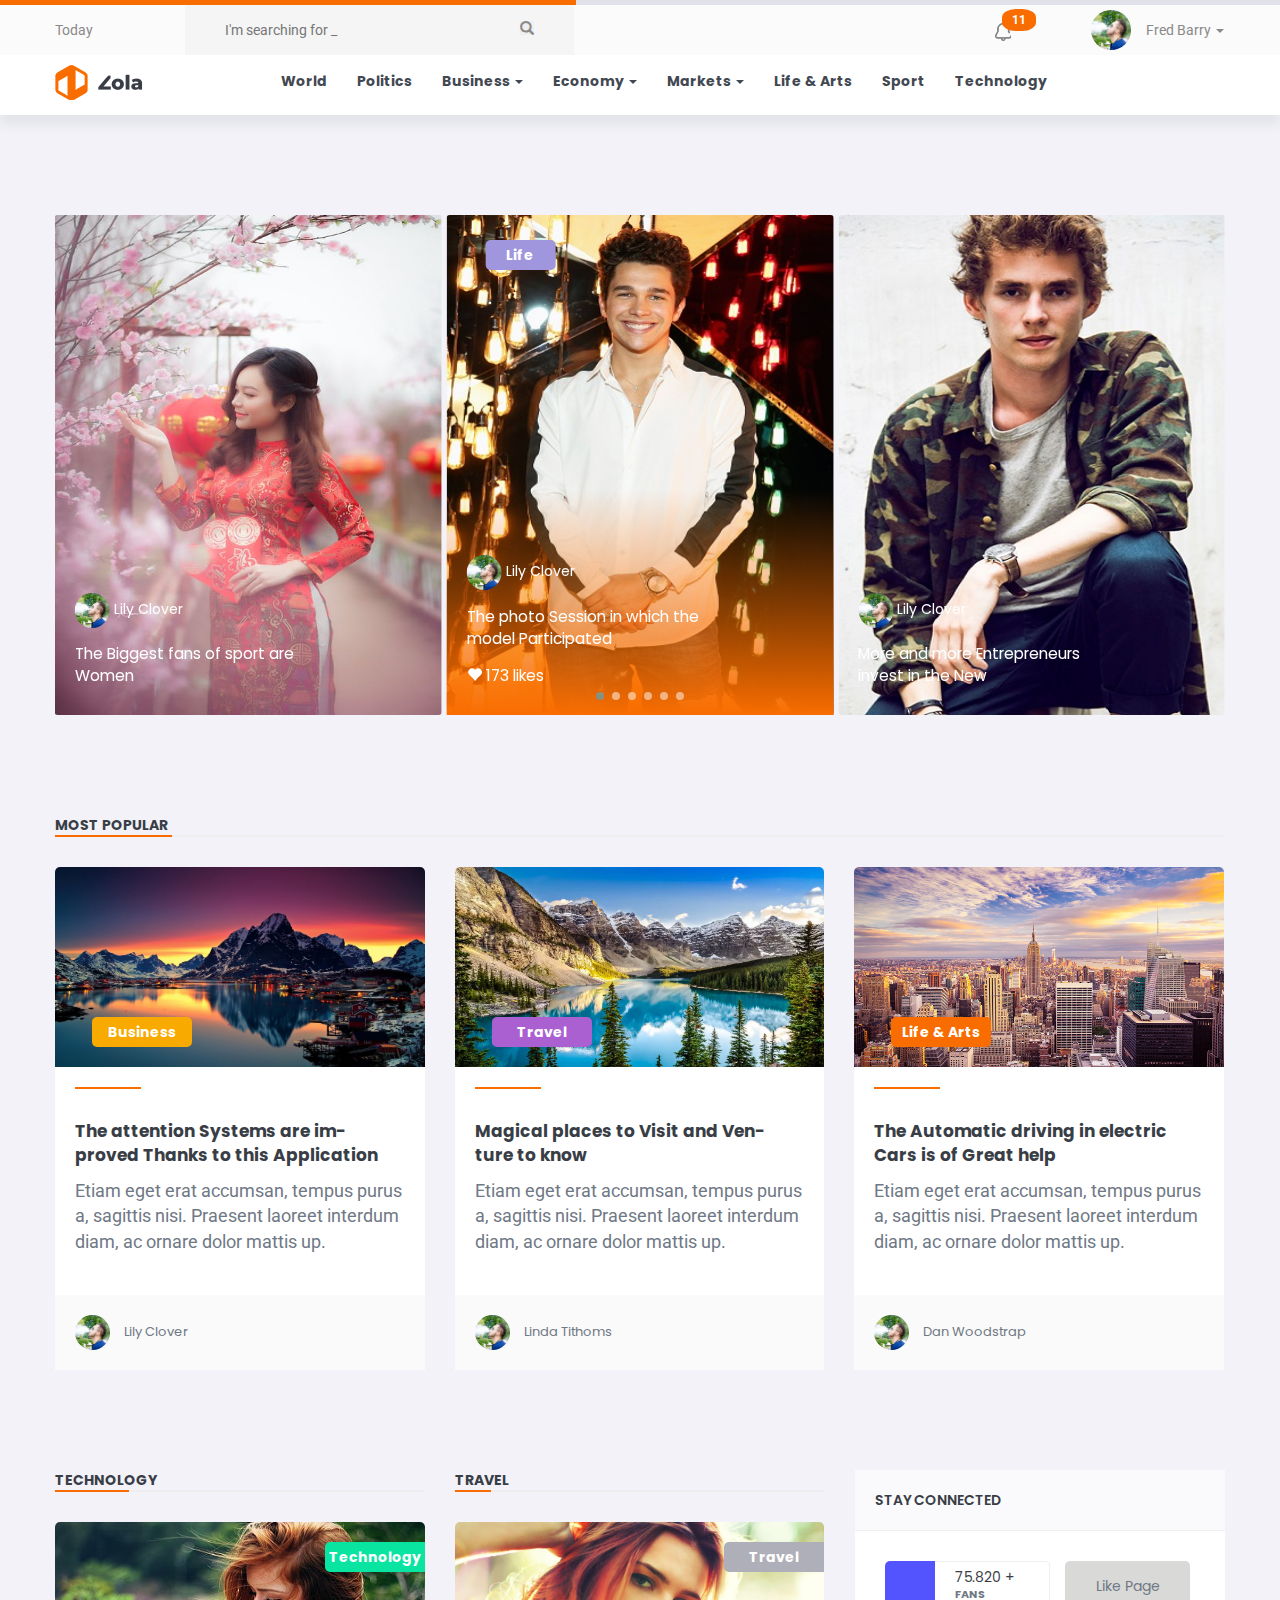
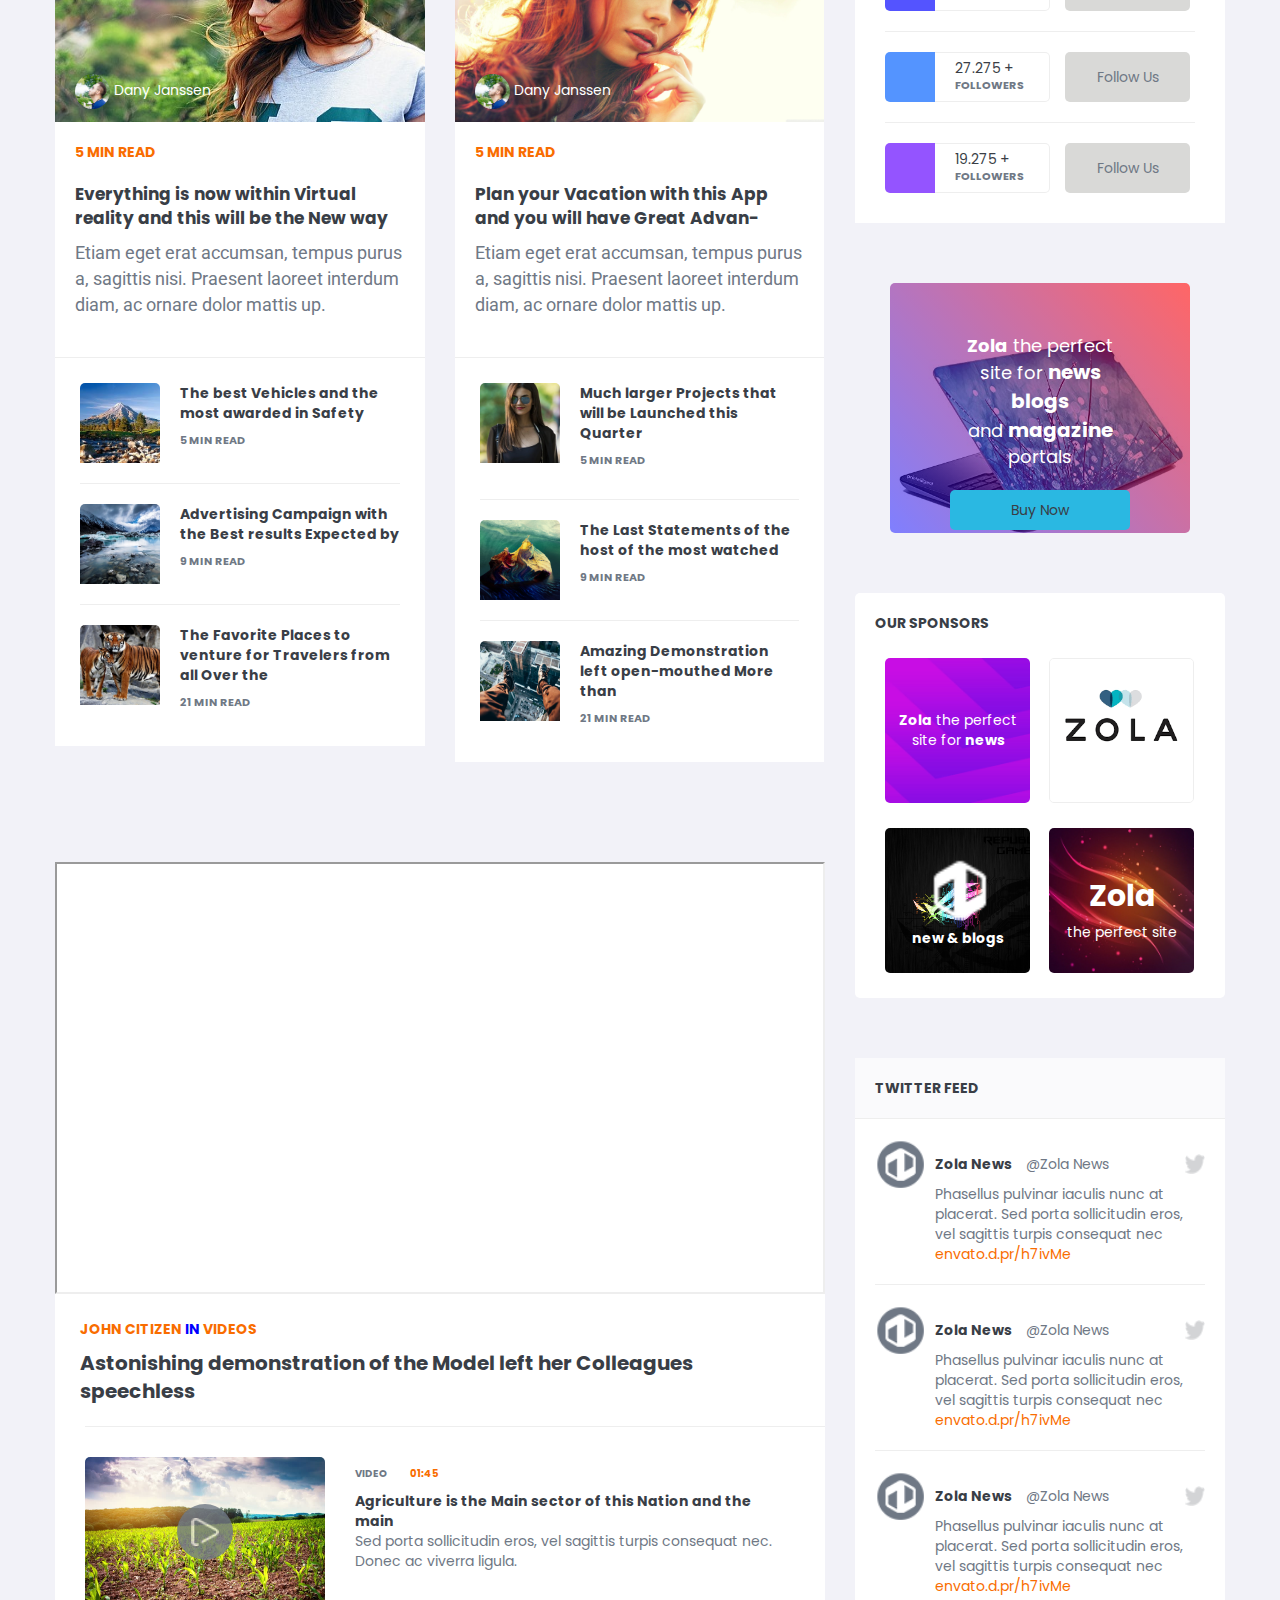
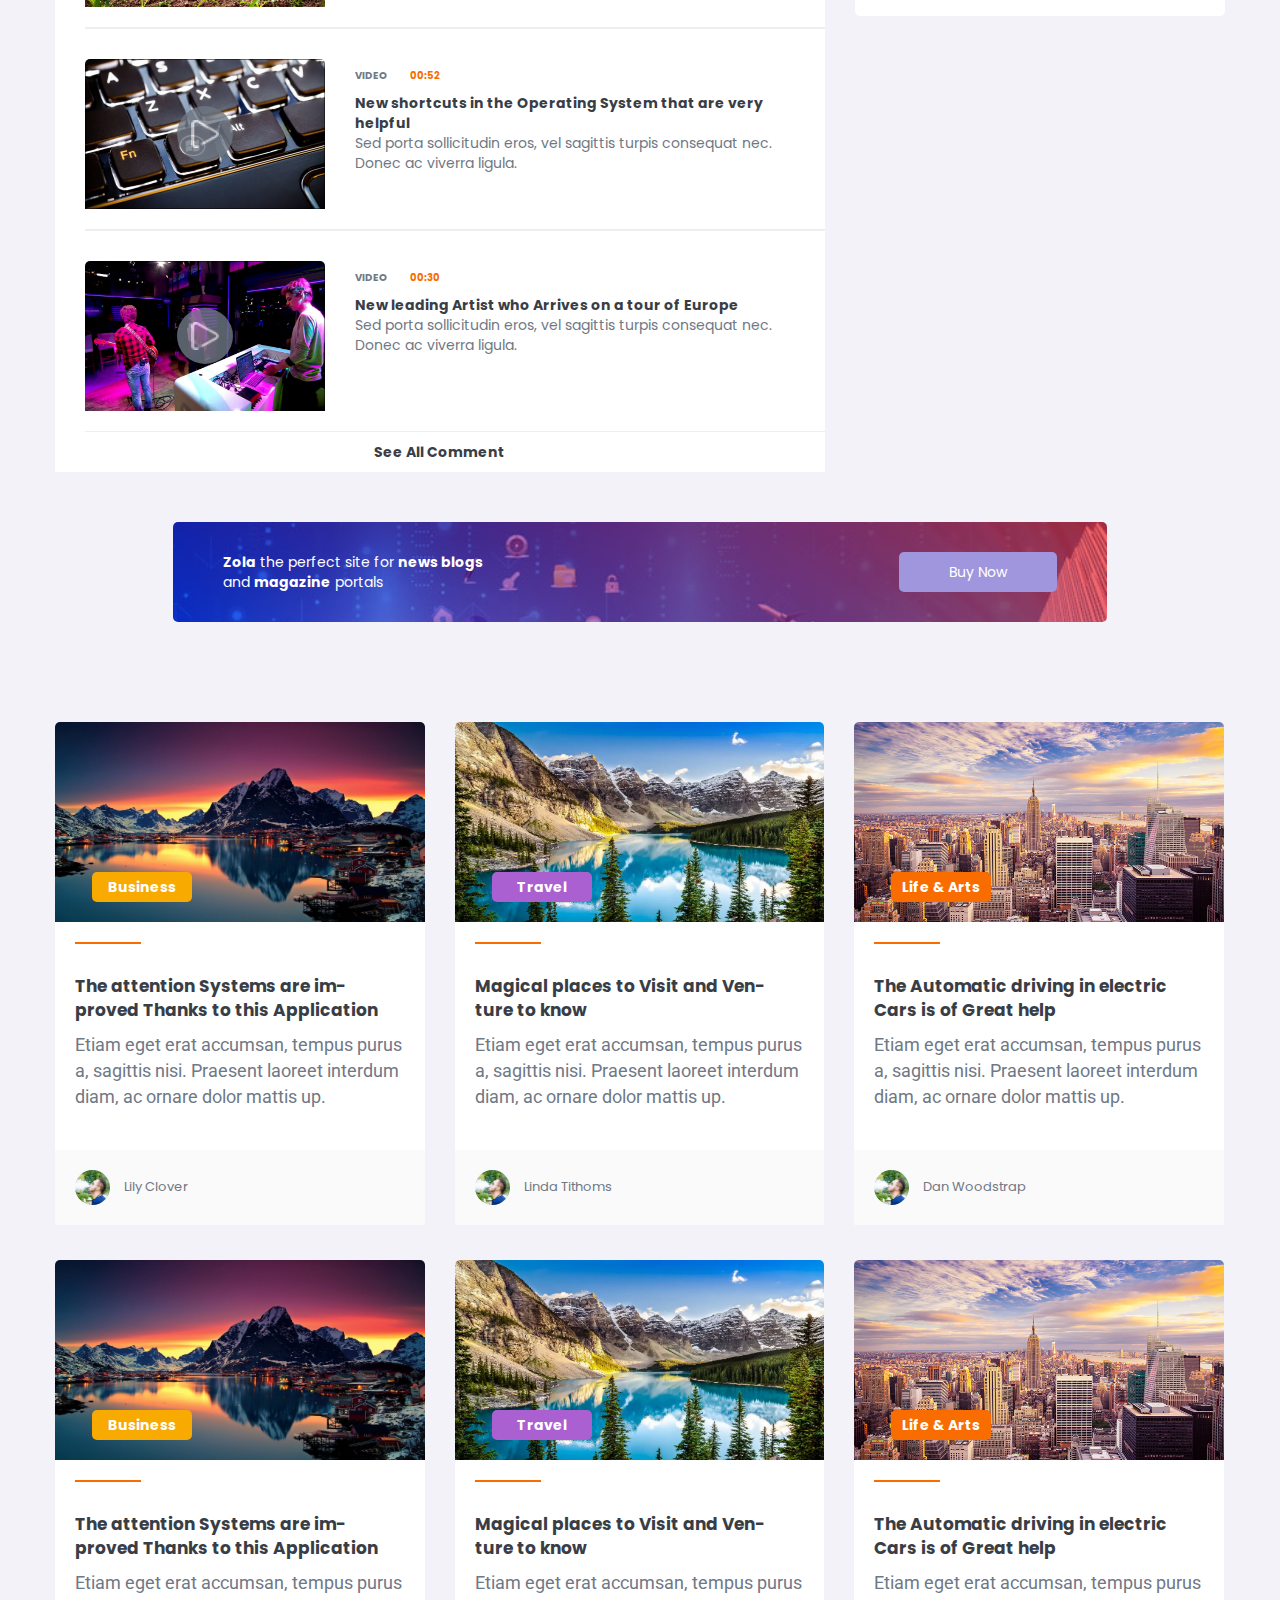
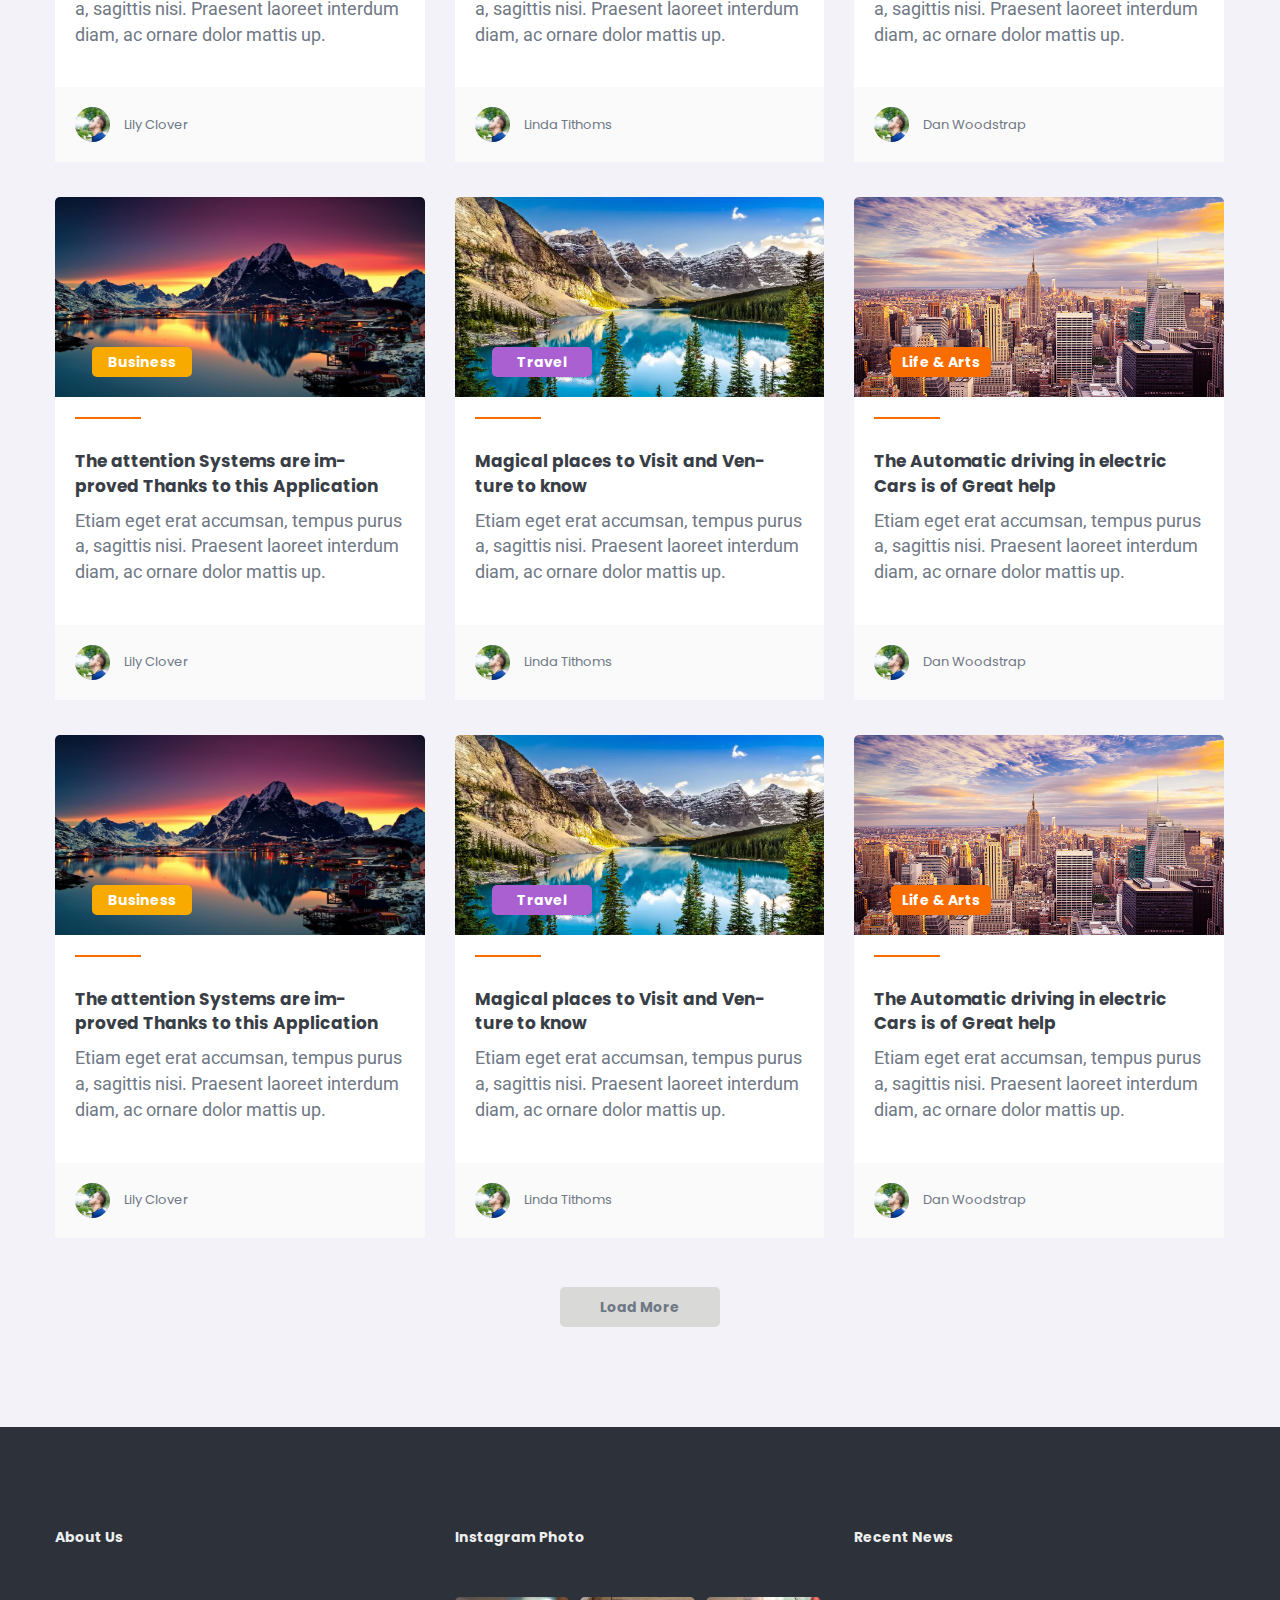
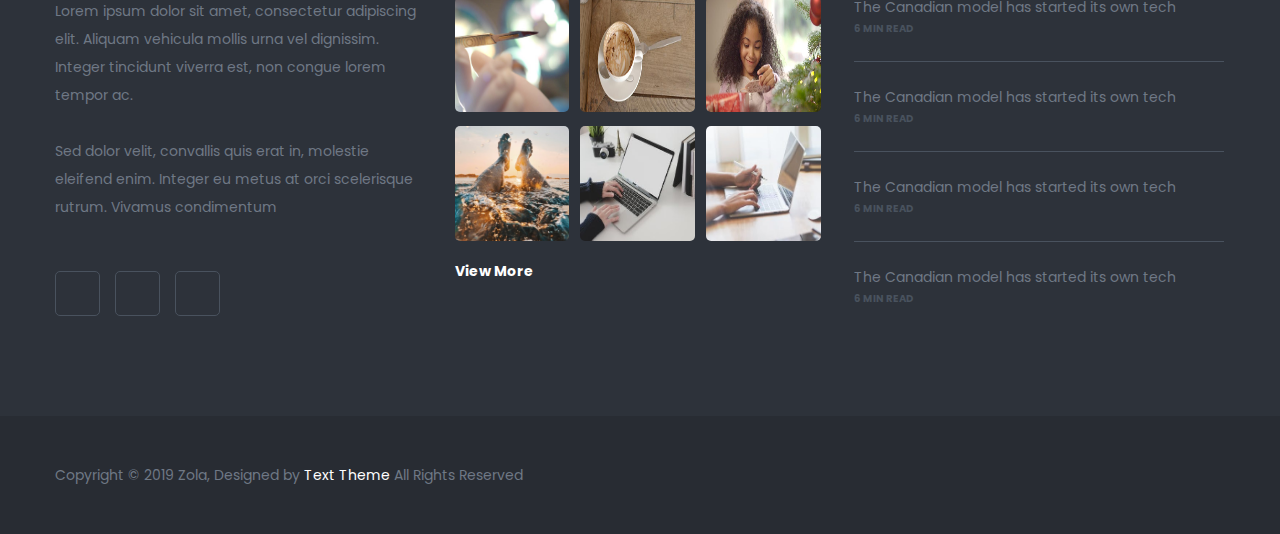
<file: index.html>
<!DOCTYPE html>
<html lang="en">
<head>
    <meta charset="utf-8">
    <meta http-equiv="X-UA-Compatible" content="IE=edge">
    <meta name="viewport" content="width=device-width, initial-scale=1">
    <title>Home Page</title>
    <link rel="stylesheet" href="css/bootstrap.min.css">
    <link rel="stylesheet" href="css/swiper.min.css">
    <link rel="stylesheet" href="css/poppins.css">
    <link rel="stylesheet" href="css/style.css">
    <link href="https://fonts.googleapis.com/css?family=Roboto&display=swap" rel="stylesheet">
    <link href="https://fonts.googleapis.com/css?family=Poppins&display=swap" rel="stylesheet">
</head>
<body>
    <header>
        <div class="container-fluid">
            <div class="row">
                <div id="loading-bar">
                    <div id="loading-line"></div>
                </div>

                <!-- Top -->
                    <div class="top col-lg-12 col-xs-12">
                        <div class="container">
                            <div class="row">
                                <div class="today">Today</div>
                                <div class="search">
                                    <input type="text" placeholder="I'm searching for _ ">
                                    <button class="glyphicon glyphicon-search"></button>
                                </div>
                                <div class="notifications">
                                    <div class="alarm ">
                                        <img src="images/alarm.png" alt="Alarm">
                                        <span class="badge">11</span>
                                    </div>
                                    <div class="profile ">
                                        <img src="images/avatar.jpg" alt="Avatar" id="avatar">
                                        <ul class="nav navbar-nav">
                                           <li class="dropdown">
                                                <a href="#">Fred Barry
                                                <span class="caret"></span></a>
                                                <ul class="dropdown-menu">
                                                    <li><a href="#">Sign In</a></li>
                                                    <li><a href="#">Login</a></li>
                                                </ul>
                                            </li>
                                        </ul>
                                    </div>
                                </div>  
                            </div>
                        </div>
                    </div>
                <!-- -->
                <!-- Menu -->
                    <div class="navbar-div col-lg-12 col-xs-12" id="sticky-header">
                        <div class="container navbar-container">
                            <div class="logo col-lg-2 col-xs-12">
                                <a href=""><img src="images/logo.png" alt="Logo"></a>
                            </div>
                            
                            <div class="menu col-lg-10 col-xs-12">
                                <nav class="navbar navbar-expand-lg navbar-light bg-light">
                                    <button class="btn-responsive-menu navbar-toggler btn btn-default" type="button" data-toggle="collapse" data-target="#navbarSupportedContent" aria-controls="navbarSupportedContent" aria-expanded="false" aria-label="Toggle navigation">
                                        <span class="glyphicon glyphicon-align-justify"></span>
                                    </button>
                                    <a href="" class="logo-mobile"><img src="images/logo.png" alt="Logo"></a>
                                    <form class="form-search-mobile" id="form-search-mobile" method="get" accept-charset="utf-8">
                                        <input type="text" name="search" placeholder="I'm searching for _ ">
                                        <button class="glyphicon glyphicon-search"></button>
                                    </form>
                                    <button class="search-mobile glyphicon glyphicon-search" id="btn-search-mobile"></button>

                                    <div class="collapse navbar-collapse" id="navbarSupportedContent">
                                        <nav id="menu">
                                            <ul class="nav navbar-nav">
                                                <li><a href="#">World</a></li>
                                                <li><a href="#">Politics</a></li>
                                                <li class="dropdown">
                                                    <a href="#">Business
                                                    <span class="caret"></span></a>
                                                    <ul class="dropdown-menu">
                                                        <li><a href="#">Link 1</a></li>
                                                        <li><a href="#">Link 2</a></li>
                                                    </ul>
                                                </li>
                                                <li class="dropdown">
                                                    <a href="#">Economy
                                                    <span class="caret"></span></a>
                                                    <ul class="dropdown-menu">
                                                        <li><a href="#">Link 1</a></li>
                                                        <li><a href="#">Link 2</a></li>
                                                    </ul>
                                                </li>
                                                <li class="dropdown">
                                                    <a href="#">Markets
                                                    <span class="caret"></span></a>
                                                    <ul class="dropdown-menu">
                                                        <li><a href="#">Link 1</a></li>
                                                        <li><a href="#">Link 2</a></li>
                                                    </ul>
                                                </li>
                                                <li><a href="#">Life & Arts</a></li>
                                                <li><a href="#">Sport</a></li>
                                                <li><a href="#">Technology</a></li>
                                            </ul>
                                        </nav>  
                                    </div>   
                                </nav>
                            </div>
                        </div>
                    </div>
                <!-- -->
            </div>      
        </div>
    </header>

    <main>
        <div class="container">
            <div class="row">
                <!-- SLIDER -->
                    <div class="slider col-lg-12 col-xs-12">
                        <div class="swiper-container">
                            <div class="swiper-wrapper">
                                <div class="swiper-slide slider-img col-lg-4 col-xs-12">
                                    <a href="https://zingnews.vn/" target="_blank">
                                        <div class="slider-hover">
                                            <img src="images/austin-mahone.jpg" alt="Austin Mahone"> 
                                            <div class="slider-footer">
                                                <div class="box-profile">
                                                    <img src="images/avatar.jpg" alt="Popular Avatar">
                                                    <span class="name-slider-footer">Lily Clover</span>
                                                    <div class="text-slider-footer">
                                                        The photo Session in which the model Participated
                                                        <div class="slider-hover-profile">
                                                                <i class="glyphicon glyphicon-heart"></i>
                                                                173 likes
                                                        </div>
                                                    </div>
                                                </div>
                                            </div> 
                                        </div> 
                                    </a>
                                    <button  class="btn-slider">Life</button>
                                </div>

                                <div class="swiper-slide slider-img col-lg-4 col-xs-12">
                                    <a href="https://zingnews.vn/" target="_blank">
                                        <div class="slider-hover">
                                            <img src="images/lost-frequencies.jpg" alt="Lost Frequencies"> 
                                            <div class="slider-footer">
                                                <div class="box-profile">
                                                    <img src="images/avatar.jpg" alt="Popular Avatar">
                                                    <span class="name-slider-footer">Lily Clover</span>
                                                    <div class="text-slider-footer">
                                                        More and more Entrepreneurs invest in the New
                                                        <div class="slider-hover-profile">
                                                                <i class="glyphicon glyphicon-heart"></i>
                                                                125 likes
                                                        </div>
                                                    </div>
                                                </div>
                                            </div>
                                        </div>
                                    </a>
                                    <button type="button" class="btn-slider">Travel</button>
                                </div>

                                <div class="swiper-slide slider-img col-lg-4 col-xs-12">
                                    <a href="https://zingnews.vn/" target="_blank">
                                        <div class="slider-hover">
                                            <img src="images/phys-ed.jpg" alt="Phys Ed"> 
                                            <div class="slider-footer">
                                                <div class="box-profile">
                                                    <img src="images/avatar.jpg" alt="Popular Avatar">
                                                    <span class="name-slider-footer">Lily Clover</span>
                                                    <div class="text-slider-footer">
                                                        The Biggest fans of sport are Women
                                                        <div class="slider-hover-profile">
                                                                <i class="glyphicon glyphicon-heart"></i>
                                                                275 likes
                                                        </div>
                                                    </div>
                                                </div>
                                            </div>
                                        </div>
                                    </a>
                                    <button type="button" class="btn-slider">Arst</button>
                                </div>

                                <div class="swiper-slide slider-img col-lg-4 col-xs-12">
                                    <a href="https://zingnews.vn/" target="_blank">
                                        <div class="slider-hover">
                                            <img src="images/volleyball-women.jpg" alt="Volleyball Women"> 
                                            <div class="slider-footer">
                                                <div class="box-profile">
                                                    <img src="images/avatar.jpg" alt="Popular Avatar">
                                                    <span class="name-slider-footer">Lily Clover</span>
                                                    <div class="text-slider-footer">
                                                        The Biggest fans of sport are Women
                                                        <div class="slider-hover-profile">
                                                                <i class="glyphicon glyphicon-heart"></i>
                                                                275 likes
                                                        </div>
                                                    </div>
                                                </div>
                                            </div>
                                        </div> 
                                    </a>
                                    <button type="button" class="btn-slider">Travel</button>
                                </div>

                                <div class="swiper-slide slider-img col-lg-4 col-xs-12">
                                    <a href="https://zingnews.vn/" target="_blank">
                                        <div class="slider-hover">
                                            <img src="images/slider4.jpg" alt="Slider 4"> 
                                            <div class="slider-footer">
                                                <div class="box-profile">
                                                    <img src="images/avatar.jpg" alt="Popular Avatar">
                                                    <span class="name-slider-footer">Lily Clover</span>
                                                    <div class="text-slider-footer">
                                                        The Biggest fans of sport are Women
                                                        <div class="slider-hover-profile">
                                                                <i class="glyphicon glyphicon-heart"></i>
                                                                275 likes
                                                        </div>
                                                    </div>
                                                </div>
                                            </div> 
                                        </div>  
                                    </a>
                                    <button type="button" class="btn-slider">Life</button>
                                </div>

                                <div class="swiper-slide slider-img col-lg-4 col-xs-12">
                                    <a href="https://zingnews.vn/" target="_blank">
                                        <div class="slider-hover">
                                            <img src="images/slider5.jpg" alt="Slider 5"> 
                                            <div class="slider-footer">
                                                <div class="box-profile">
                                                    <img src="images/avatar.jpg" alt="Popular Avatar">
                                                    <span class="name-slider-footer">Lily Clover</span>
                                                    <div class="text-slider-footer">
                                                        The Biggest fans of sport are Women
                                                        <div class="slider-hover-profile">
                                                                <i class="glyphicon glyphicon-heart"></i>
                                                                275 likes
                                                        </div>
                                                    </div>
                                                </div>
                                            </div>
                                        </div>    
                                    </a>
                                    <button type="button" class="btn-slider">Arst</button>
                                </div>
                            </div>
                            <div class="swiper-pagination"></div>
                        </div>
                    </div>

                <!-- MOST POPULAR -->
                    <div class="most-popular">
                        <div>
                            <b>MOST POPULAR</b>
                        </div>
                        <div class="line-popular col-lg-12">
                            <div class="line-popular-bg">
                                <div id="line-color"></div>
                            </div>
                        </div>
                        <div class="row">
                            <div class="popular-box col-lg-4 col-xs-12 first">
                                <div class="div-box">
                                    <div class="div-img">
                                        <a href="#"><img src="images/1-popular.jpg" alt="The attention Systems"></a>
                                        <button type="button" class="btn-business">Business</button>
                                    </div>
                                    <div class="div-text">
                                        <div class="line-color-text"></div>
                                        <a href="" class="text-title">The attention Systems are im-<br>proved Thanks to this Application</a>
                                        <p class="text-content">Etiam eget erat accumsan, tempus purus a, sagittis nisi. Praesent laoreet interdum diam, ac ornare dolor mattis up.</p>
                                    </div>
                                    <div class="popular-profile">
                                        <div class="box-profile">
                                            <img src="images/avatar.jpg" alt="Popular Avatar">
                                            <span class="text-profile">Lily Clover</span>
                                        </div>
                                    </div>
                                </div>
                            </div>
                            <div class="popular-box col-lg-4 col-xs-12">
                                <div class="div-box">
                                    <div class="div-img">
                                        <a href="#"><img src="images/2-popular.jpg" alt="Magical"></a>
                                        <button type="button" class="btn-travel">Travel</button>
                                    </div>
                                    <div class="div-text">
                                        <div class="line-color-text"></div>
                                        <a href="" class="text-title">Magical places to Visit and Ven-<br>ture to know</a>
                                        <p class="text-content">Etiam eget erat accumsan, tempus purus a, sagittis nisi. Praesent laoreet interdum diam, ac ornare dolor mattis up.</p>
                                    </div>
                                    <div class="popular-profile">
                                        <div class="box-profile">
                                            <img src="images/avatar.jpg" alt="Popular Avatar">
                                            <span class="text-profile">Linda Tithoms</span>
                                        </div>
                                    </div>
                                </div>
                            </div>
                            <div class="popular-box col-lg-4 col-xs-12">
                                <div class="div-box">
                                    <div class="div-img">
                                        <a href="#"><img src="images/new-york-city.jpg" alt="New York City"></a>
                                        <button type="button" class="btn-life">Life & Arts</button>
                                    </div>
                                    <div class="div-text">
                                        <div class="line-color-text"></div>
                                        <a href="" class="text-title">The Automatic driving in electric Cars is of Great help</a>
                                        <p class="text-content">Etiam eget erat accumsan, tempus purus a, sagittis nisi. Praesent laoreet interdum diam, ac ornare dolor mattis up.</p>
                                    </div>
                                    <div class="popular-profile">
                                        <div class="box-profile">
                                            <img src="images/avatar.jpg" alt="Popular Avatar">
                                            <span class="text-profile">Dan Woodstrap</span>
                                        </div>
                                    </div>
                                </div>
                            </div>
                        </div>
                    </div>

                <!-- MOST CATEGORY -->
                    <div class="most-category col-lg-12 col-xs-12">
                        <div class="most-technology col-lg-8 col-xs-12">
                            <div class="div-category col-lg-12 col-xs-12">
                                <div class="row">
                                    <div class="category-box category-box-first col-lg-6 col-xs-12">
                                        <div>
                                            <b>TECHNOLOGY</b>
                                        </div>
                                        <div class="line-category">
                                            <div id="line-color-tech"></div>
                                        </div>
                                        <div class="div-box">
                                            <div class="div-img-tech">
                                                <a href="#"><img src="images/img-technology.jpg" alt="Image Technology"></a>
                                                <button type="button" id="btn-technology">Technology</button>
                                                <div class="category-profile">
                                                    <div class="box-profile">
                                                        <img src="images/avatar.jpg" alt="Popular Avatar">
                                                        <span class="text-category">Dany Janssen</span>
                                                    </div>
                                                </div>
                                            </div>
                                            <div class="div-text">
                                                <div class="line-text-cate">5 MIN READ</div>
                                                <a href="#" class="text-title">Everything is now within Virtual reality and this will be the New way</a>
                                                <p class="text-content">Etiam eget erat accumsan, tempus purus a, sagittis nisi. Praesent laoreet interdum diam, ac ornare dolor mattis up.</p>
                                            </div>
                                            <div class="more-related">
                                                <div class="box-related">
                                                    <div class="related-top">
                                                        <a href="#"><img src="images/related1.jpg" alt="Image Related 1"></a>
                                                        <a href="#" class="text-related">The best Vehicles and the most awarded in Safety</a>
                                                        <p class="min-related">5 MIN READ</p>
                                                    </div>
                                                </div>
                                                <div class="box-related">
                                                    <div class="related-center">
                                                        <a href="#"><img src="images/related2.jpg" alt="Image Related 2"></a>
                                                        <a href="#" class="text-related">Advertising Campaign with the Best results Expected by</a>
                                                        <p class="min-related">9 MIN READ</p>
                                                    </div>
                                                </div>
                                                <div class="box-related">
                                                    <div class="related-bottom">
                                                        <a href="#"><img src="images/related3.jpg" alt="Image Related 3"></a>
                                                        <a href="#" class="text-related">The Favorite Places to venture for Travelers from all Over the</a>
                                                        <p class="min-related">21 MIN READ</p>
                                                    </div>
                                                </div>
                                            </div>
                                        </div>
                                    </div>
                                    <div class="category-box col-lg-6 col-xs-12">
                                        <div>
                                            <b>TRAVEL</b>
                                        </div>
                                        <div class="line-category">
                                            <div id="line-color-travel"></div>
                                        </div>
                                        <div class="div-box">
                                            <div class="div-img-tech">
                                                <a href="#"><img src="images/img-travel.jpg" alt="Image Travel"></a>
                                                <button type="button" id="btn-travel">Travel</button>
                                                <div class="category-profile">
                                                    <div class="box-profile">
                                                        <img src="images/avatar.jpg" alt="Popular Avatar">
                                                        <span class="text-category">Dany Janssen</span>
                                                    </div>
                                                </div>
                                            </div>
                                            <div class="div-text">
                                                <div class="line-text-cate">5 MIN READ</div>
                                                <a href="#" class="text-title">Plan your Vacation with this App and you will have Great Advan-</a>
                                                <p class="text-content">Etiam eget erat accumsan, tempus purus a, sagittis nisi. Praesent laoreet interdum diam, ac ornare dolor mattis up.</p>
                                            </div>
                                            <div class="more-related">
                                                <div class="box-related">
                                                    <div class="related-top">
                                                        <a href="#"><img src="images/related4.jpg" alt="Image Related 4"></a>
                                                        <a href="#" class="text-related">Much larger Projects that will be Launched this Quarter</a>
                                                        <p class="min-related">5 MIN READ</p>
                                                    </div>
                                                </div>
                                                <div class="box-related">
                                                    <div class="related-center">
                                                        <a href="#"><img src="images/related5.jpg" alt="Image Related 5"></a>
                                                        <a href="#" class="text-related">The Last Statements of the host of the most watched</a>
                                                        <p class="min-related">9 MIN READ</p>
                                                    </div>
                                                </div>
                                                <div class="box-related">
                                                    <div class="related-bottom">
                                                        <a href="#"><img src="images/related6.jpg" alt="Image Related 6"></a>
                                                        <a href="#" class="text-related">Amazing Demonstration left open-mouthed More than</a>
                                                        <p class="min-related">21 MIN READ</p>
                                                    </div>
                                                </div>
                                            </div>
                                        </div>
                                    </div>
                                </div>
                            </div>
                            <div class="featured-video col-lg-12 col-xs-12">
                                <div class="box-video">
                                    <div class="video-big">
										<iframe class="video-big-yt" width="770" height="432" src="https://www.youtube.com/embed/HaIQeX5p21M">
										</iframe>
										<div class="txt-video-big">
											<div class="tag-video">JOHN CITIZEN <span style="color: blue;">IN</span> VIDEOS</div>
											<div class="title-video"><a href="https://www.youtube.com/watch?v=L8jogTjFJxM" title="JOHN CITIZEN">Astonishing demonstration of the Model left her Colleagues speechless</a></div>
										</div>
									</div>
                                    <div class="more-videos">
                                        <div class="box-more-video">
                                            <div class="more-video">
                                                <div class="img-more-video">
                                                    <a href="https://youtu.be/SmWFk3z3bMs" target="_blank" class="click-to-video">
                                                        <img src="images/agriculture.jpg" class="img-video" alt="Agriculture">
                                                        <div class="icon-play">
                                                            <img src="images/icon-play.png" alt="Icon Play">
                                                        </div>
                                                    </a>
                                                </div>
                                                <div class="text-more-videos">
                                                    <p class="tag-more-videos">VIDEO <span class="time-more-video">01:45</span></p>
                                                    <a href="https://youtu.be/Qmla9NLFBvU" target="_blank" class="title-more-videos">Agriculture is the Main sector of this Nation and the main</a>
                                                    <p class="content-more-video">Sed porta sollicitudin eros, vel sagittis turpis consequat nec. Donec ac viverra ligula.</p>
                                                </div>
                                            </div>
                                        </div>

                                        <div class="box-more-video">
                                            <div class="more-video">
                                                <div class="img-more-video">
                                                    <a href="https://youtu.be/SmWFk3z3bMs" target="_blank" class="click-to-video">
                                                        <img src="images/new-shortcuts.jpg" class="img-video" alt="New shortcuts">
                                                        <div class="icon-play">
                                                            <img src="images/icon-play.png" alt="Icon Play">
                                                        </div>
                                                    </a>
                                                </div>
                                                <div class="text-more-videos">
                                                    <p class="tag-more-videos">VIDEO <span class="time-more-video">00:52</span></p>
                                                    <a href="https://youtu.be/SmWFk3z3bMs" target="_blank" class="title-more-videos">New shortcuts in the Operating System that are very helpful</a>
                                                    <p class="content-more-video">Sed porta sollicitudin eros, vel sagittis turpis consequat nec. Donec ac viverra ligula.</p>
                                                </div>
                                            </div>
                                        </div>

                                        <div class="box-more-video">
                                            <div class="more-video">
                                                <div class="img-more-video">
                                                    <a href="https://youtu.be/bxq5RGwClZQ" target="_blank" class="click-to-video">
                                                        <img src="images/new-leading-artist.jpg" class="img-video" alt="New Leading Artist">
                                                        <div class="icon-play">
                                                            <img src="images/icon-play.png" alt="Icon Play">
                                                        </div>
                                                    </a>
                                                </div>
                                                <div class="text-more-videos">
                                                    <p class="tag-more-videos">VIDEO <span class="time-more-video">00:30</span></p>
                                                    <a href="https://youtu.be/bxq5RGwClZQ" target="_blank" class="title-more-videos">New leading Artist who Arrives on a tour of Europe</a>
                                                    <p class="content-more-video">Sed porta sollicitudin eros, vel sagittis turpis consequat nec. Donec ac viverra ligula.</p>
                                                </div>
                                            </div>
                                        </div>
                                        <div class="see-all-comment">
                                            <a href="#" title="See All Comment">See All Comment</a>
                                        </div>
                                    </div>
                                </div>
                            </div>
                        </div>
                        <div class="sidebar col-lg-4 col-xs-12">
                            <div class="stay-connected">
                                <div class="text-stay">
                                    STAY CONNECTED 
                                    <button class="icon-stay-connect fas fa-ellipsis-h"></button>
                                </div>
                                
                                <div class="more-icon row">
                                    <div class="box-more-icon">
                                        <div class="connect-icon">
                                            <div class="icons ic-social-fb">
                                                <i class="fab fa-facebook-f"></i>
                                            </div>
                                            <div class="text-icons">
                                                75.820 +
                                                <span class="txt-traffic">FANS</span>
                                            </div>
                                            <div class="btn-connect-icon btn-social-fb">
                                                <button class="btn-icon">Like Page</button>
                                            </div>
                                            <div class="clear-more-icon"></div>
                                        </div>
                                        <hr>

                                        <div class="connect-icon">
                                            <div class="icons ic-social-tw">
                                                <i class="fab fa-twitter"></i>
                                            </div>
                                            <div class="text-icons">
                                                27.275 + <span class="txt-traffic">FOLLOWERS</span>
                                            </div>
                                            <div class="btn-connect-icon btn-social-tw">
                                                <button class="btn-icon">Follow Us</button>
                                            </div>
                                            <div class="clear-more-icon"></div>
                                        </div>

                                        <hr>
                                        <div class="connect-icon">
                                            <div class="icons ic-social-ins">
                                                <i class="fab fa-instagram"></i>
                                            </div>
                                            <div class="text-icons">
                                                19.275 + <span class="txt-traffic">FOLLOWERS</span>
                                            </div>
                                            <div class="btn-connect-icon btn-social-ins">
                                                <button class="btn-icon">Follow Us</button>
                                            </div>
                                            <div class="clear-more-icon"></div>
                                        </div>
                                    </div>
                                </div> 
                            </div>

                            <div class="sidebar-image">
                                <div class="content-sidebar-image">
                                    <div class="txt-sidebar-image">
                                        <b>Zola</b> the perfect<br>site for <span class="format-text">news blogs</span><br>and <span class="format-text">magazine</span><br>portals
                                    </div>
                                    <div class="btn-sidebar-image">
                                        <button>Buy Now</button>
                                    </div>
                                </div>
                            </div>

                            <div class="our-sponors">
                                <div class="title-our-sponors">OUR SPONSORS</div>
                                <div class="img-our-sponors">
                                    <div class="img-our-sponors-left">
                                        <div class="image-sponor">
                                            <a href="#"><img src="images/our-sponors4.jpg " alt="OUR SPONSORS"></a>
                                            <div class="text-img-sponor"><b>Zola</b> the perfect<br>site for <b>news</b></div>
                                        </div>
                                        <div class="image-sponor">
                                            <a href="#"><img src="images/our-sponors3.jpg" alt="OUR SPONSORS"></a>
                                            <div class="text-img-sponor">
                                                <img src="images/logo-ZL-copi.png" alt="">
                                                <div><b>new & blogs</b></div>
                                            </div>
                                        </div>
                                    </div>
                                    <div class="img-our-sponors-right">
                                        <div class="image-sponor">
                                            <a href="#"><img src="images/our-sponors1.png" class="zola-img" alt="OUR SPONSORS"></a>
                                        </div>
                                        <div class="image-sponor">
                                            <a href="#"><img src="images/our-sponors2.jpg" alt="OUR SPONSORS"></a>
                                            <div class="text-img-sponor">
                                                <h2><b>Zola</b></h2>
                                                 the perfect site
                                            </div>
                                        </div>
                                    </div>
                                </div>
                            </div>
                            <div class="twitter-feed">
                                <div class="title-twitter-feed">
                                    TWITTER FEED
                                    <button class="icon-stay-connect  fas fa-ellipsis-h"></button>
                                </div>
                                <div class="content-twitter-feed">
                                    <div class="box-content-twitter">
                                        <div class="img-box-content">
                                            <img src="images/logo-ZL-copia.png" alt="Logo Zola Copia" class="logo-zola-icon" 
                                            >
                                        </div>
                                        <div class="text-box-content">
                                            <div class="text-img-twitter">
                                                <b>Zola News</b> <span class="text-zolanew">@Zola News</span>
                                                <img src="images/twitter-icon.png" class="twitter-icon" alt="Twitter Icon">
                                            </div>
                                            <div class="text-content-twitter">
                                                Phasellus pulvinar iaculis nunc at placerat. Sed porta sollicitudin eros, vel sagittis turpis consequat nec
                                            </div>
                                            <div class="link-content-twitter">
                                                <a href="">envato.d.pr/h7ivMe</a>
                                            </div>
                                        </div>
                                    </div>
                                    <div class="box-content-twitter box-content-twitter2">
                                        <div class="img-box-content">
                                            <img src="images/logo-ZL-copia.png" alt="Logo Zola Copia" class="logo-zola-icon" 
                                            >
                                        </div>
                                        <div class="text-box-content">
                                            <div class="text-img-twitter">
                                                <b>Zola News</b> <span class="text-zolanew">@Zola News</span>
                                                <img src="images/twitter-icon.png" class="twitter-icon" alt="Twitter Icon">
                                            </div>
                                            <div class="text-content-twitter">
                                                Phasellus pulvinar iaculis nunc at placerat. Sed porta sollicitudin eros, vel sagittis turpis consequat nec
                                            </div>
                                            <div class="link-content-twitter">
                                                <a href="">envato.d.pr/h7ivMe</a>
                                            </div>
                                        </div>
                                    </div>
                                    <div class="box-content-twitter">
                                        <div class="img-box-content">
                                            <img src="images/logo-ZL-copia.png" alt="Logo Zola Copia" class="logo-zola-icon" 
                                            >
                                        </div>
                                        <div class="text-box-content">
                                            <div class="text-img-twitter">
                                                <b>Zola News</b> <span class="text-zolanew">@Zola News</span>
                                                <img src="images/twitter-icon.png" class="twitter-icon" alt="Twitter Icon">
                                            </div>
                                            <div class="text-content-twitter">
                                                Phasellus pulvinar iaculis nunc at placerat. Sed porta sollicitudin eros, vel sagittis turpis consequat nec
                                            </div>
                                            <div class="link-content-twitter">
                                                <a href="">envato.d.pr/h7ivMe</a>
                                            </div>
                                        </div>
                                    </div>
                                </div>
                            </div>
                        </div>
                    </div>

                <!-- ADS -->
                    <div class="ads col-lg-12 col-xs-12">
                        <div class="ads-image">
                            <div class="img-ads">
                                <div class="text-ads">
                                    <b>Zola</b> the perfect site for <b>news blogs</b><br>and <b>magazine</b> portals
                                </div>
                                <div>
                                    <button class="btn-buy">Buy Now</button>
                                </div>
                            </div>     
                        </div>
                    </div>

                <!-- RECEN NEWS -->
                    <div class="recent-news col-lg-12 col-xs-12">
                        <div class="recent-news-parent col-lg-12 col-xs-12">
                            <div class="row">
                                <div class="recent-news-box col-lg-4 col-xs-12 first">
                                    <div class="div-box">
                                        <div class="div-img">
                                            <a href="#"><img src="images/1-popular.jpg" alt="The attention Systems"></a>
                                            <button type="button" class="btn-business">Business</button>
                                        </div>
                                        <div class="div-text">
                                            <div class="line-color-text"></div>
                                            <a href="" class="text-title">The attention Systems are im-<br>proved Thanks to this Application</a>
                                            <p class="text-content">Etiam eget erat accumsan, tempus purus a, sagittis nisi. Praesent laoreet interdum diam, ac ornare dolor mattis up.</p>
                                        </div>
                                        <div class="popular-profile">
                                            <div class="box-profile">
                                                <img src="images/avatar.jpg" alt="Popular Avatar">
                                                <span class="text-profile">Lily Clover</span>
                                            </div>
                                        </div>
                                    </div>
                                </div>
                                <div class="recent-news-box col-lg-4 col-xs-12">
                                    <div class="div-box">
                                        <div class="div-img">
                                            <a href="#"><img src="images/2-popular.jpg" alt="Magical"></a>
                                            <button type="button" class="btn-travel">Travel</button>
                                        </div>
                                        <div class="div-text">
                                            <div class="line-color-text"></div>
                                            <a href="" class="text-title">Magical places to Visit and Ven-<br>ture to know</a>
                                            <p class="text-content">Etiam eget erat accumsan, tempus purus a, sagittis nisi. Praesent laoreet interdum diam, ac ornare dolor mattis up.</p>
                                        </div>
                                        <div class="popular-profile">
                                            <div class="box-profile">
                                                <img src="images/avatar.jpg" alt="Popular Avatar">
                                                <span class="text-profile">Linda Tithoms</span>
                                            </div>
                                        </div>
                                    </div>
                                </div>
                                <div class="recent-news-box col-lg-4 col-xs-12">
                                    <div class="div-box">
                                        <div class="div-img">
                                            <a href="#"><img src="images/new-york-city.jpg" alt="New York City"></a>
                                            <button type="button" class="btn-life">Life & Arts</button>
                                        </div>
                                        <div class="div-text">
                                            <div class="line-color-text"></div>
                                            <a href="" class="text-title">The Automatic driving in electric Cars is of Great help</a>
                                            <p class="text-content">Etiam eget erat accumsan, tempus purus a, sagittis nisi. Praesent laoreet interdum diam, ac ornare dolor mattis up.</p>
                                        </div>
                                        <div class="popular-profile">
                                            <div class="box-profile">
                                                <img src="images/avatar.jpg" alt="Popular Avatar">
                                                <span class="text-profile">Dan Woodstrap</span>
                                            </div>
                                        </div>
                                    </div>
                                </div>
                            </div>
                        </div>
                        <div class="recent-news-parent col-lg-12 col-xs-12">
                            <div class="row">
                                <div class="recent-news-box col-lg-4 col-xs-12 first">
                                    <div class="div-box">
                                        <div class="div-img">
                                            <a href="#"><img src="images/1-popular.jpg" alt="The attention Systems"></a>
                                            <button type="button" class="btn-business">Business</button>
                                        </div>
                                        <div class="div-text">
                                            <div class="line-color-text"></div>
                                            <a href="" class="text-title">The attention Systems are im-<br>proved Thanks to this Application</a>
                                            <p class="text-content">Etiam eget erat accumsan, tempus purus a, sagittis nisi. Praesent laoreet interdum diam, ac ornare dolor mattis up.</p>
                                        </div>
                                        <div class="popular-profile">
                                            <div class="box-profile">
                                                <img src="images/avatar.jpg" alt="Popular Avatar">
                                                <span class="text-profile">Lily Clover</span>
                                            </div>
                                        </div>
                                    </div>
                                </div>
                                <div class="recent-news-box col-lg-4 col-xs-12">
                                    <div class="div-box">
                                        <div class="div-img">
                                            <a href="#"><img src="images/2-popular.jpg" alt="Magical"></a>
                                            <button type="button" class="btn-travel">Travel</button>
                                        </div>
                                        <div class="div-text">
                                            <div class="line-color-text"></div>
                                            <a href="" class="text-title">Magical places to Visit and Ven-<br>ture to know</a>
                                            <p class="text-content">Etiam eget erat accumsan, tempus purus a, sagittis nisi. Praesent laoreet interdum diam, ac ornare dolor mattis up.</p>
                                        </div>
                                        <div class="popular-profile">
                                            <div class="box-profile">
                                                <img src="images/avatar.jpg" alt="Popular Avatar">
                                                <span class="text-profile">Linda Tithoms</span>
                                            </div>
                                        </div>
                                    </div>
                                </div>
                                <div class="recent-news-box col-lg-4 col-xs-12">
                                    <div class="div-box">
                                        <div class="div-img">
                                            <a href="#"><img src="images/new-york-city.jpg" alt="New York City"></a>
                                            <button type="button" class="btn-life">Life & Arts</button>
                                        </div>
                                        <div class="div-text">
                                            <div class="line-color-text"></div>
                                            <a href="" class="text-title">The Automatic driving in electric Cars is of Great help</a>
                                            <p class="text-content">Etiam eget erat accumsan, tempus purus a, sagittis nisi. Praesent laoreet interdum diam, ac ornare dolor mattis up.</p>
                                        </div>
                                        <div class="popular-profile">
                                            <div class="box-profile">
                                                <img src="images/avatar.jpg" alt="Popular Avatar">
                                                <span class="text-profile">Dan Woodstrap</span>
                                            </div>
                                        </div>
                                    </div>
                                </div>
                            </div>
                        </div>
                        <div class="recent-news-parent col-lg-12 col-xs-12">
                            <div class="row">
                                <div class="recent-news-box col-lg-4 col-xs-12 first">
                                    <div class="div-box">
                                        <div class="div-img">
                                            <a href="#"><img src="images/1-popular.jpg" alt="The attention Systems"></a>
                                            <button type="button" class="btn-business">Business</button>
                                        </div>
                                        <div class="div-text">
                                            <div class="line-color-text"></div>
                                            <a href="" class="text-title">The attention Systems are im-<br>proved Thanks to this Application</a>
                                            <p class="text-content">Etiam eget erat accumsan, tempus purus a, sagittis nisi. Praesent laoreet interdum diam, ac ornare dolor mattis up.</p>
                                        </div>
                                        <div class="popular-profile">
                                            <div class="box-profile">
                                                <img src="images/avatar.jpg" alt="Popular Avatar">
                                                <span class="text-profile">Lily Clover</span>
                                            </div>
                                        </div>
                                    </div>
                                </div>
                                <div class="recent-news-box col-lg-4 col-xs-12">
                                    <div class="div-box">
                                        <div class="div-img">
                                            <a href="#"><img src="images/2-popular.jpg" alt="Magical"></a>
                                            <button type="button" class="btn-travel">Travel</button>
                                        </div>
                                        <div class="div-text">
                                            <div class="line-color-text"></div>
                                            <a href="" class="text-title">Magical places to Visit and Ven-<br>ture to know</a>
                                            <p class="text-content">Etiam eget erat accumsan, tempus purus a, sagittis nisi. Praesent laoreet interdum diam, ac ornare dolor mattis up.</p>
                                        </div>
                                        <div class="popular-profile">
                                            <div class="box-profile">
                                                <img src="images/avatar.jpg" alt="Popular Avatar">
                                                <span class="text-profile">Linda Tithoms</span>
                                            </div>
                                        </div>
                                    </div>
                                </div>
                                <div class="recent-news-box col-lg-4 col-xs-12">
                                    <div class="div-box">
                                        <div class="div-img">
                                            <a href="#"><img src="images/new-york-city.jpg" alt="New York City"></a>
                                            <button type="button" class="btn-life">Life & Arts</button>
                                        </div>
                                        <div class="div-text">
                                            <div class="line-color-text"></div>
                                            <a href="" class="text-title">The Automatic driving in electric Cars is of Great help</a>
                                            <p class="text-content">Etiam eget erat accumsan, tempus purus a, sagittis nisi. Praesent laoreet interdum diam, ac ornare dolor mattis up.</p>
                                        </div>
                                        <div class="popular-profile">
                                            <div class="box-profile">
                                                <img src="images/avatar.jpg" alt="Popular Avatar">
                                                <span class="text-profile">Dan Woodstrap</span>
                                            </div>
                                        </div>
                                    </div>
                                </div>
                            </div>
                        </div>
                        <div class="recent-news-parent col-lg-12 col-xs-12">
                            <div class="row">
                                <div class="recent-news-box col-lg-4 col-xs-12 first">
                                    <div class="div-box">
                                        <div class="div-img">
                                            <a href="#"><img src="images/1-popular.jpg" alt="The attention Systems"></a>
                                            <button type="button" class="btn-business">Business</button>
                                        </div>
                                        <div class="div-text">
                                            <div class="line-color-text"></div>
                                            <a href="" class="text-title">The attention Systems are im-<br>proved Thanks to this Application</a>
                                            <p class="text-content">Etiam eget erat accumsan, tempus purus a, sagittis nisi. Praesent laoreet interdum diam, ac ornare dolor mattis up.</p>
                                        </div>
                                        <div class="popular-profile">
                                            <div class="box-profile">
                                                <img src="images/avatar.jpg" alt="Popular Avatar">
                                                <span class="text-profile">Lily Clover</span>
                                            </div>
                                        </div>
                                    </div>
                                </div>
                                <div class="recent-news-box col-lg-4 col-xs-12">
                                    <div class="div-box">
                                        <div class="div-img">
                                            <a href="#"><img src="images/2-popular.jpg" alt="Magical"></a>
                                            <button type="button" class="btn-travel">Travel</button>
                                        </div>
                                        <div class="div-text">
                                            <div class="line-color-text"></div>
                                            <a href="" class="text-title">Magical places to Visit and Ven-<br>ture to know</a>
                                            <p class="text-content">Etiam eget erat accumsan, tempus purus a, sagittis nisi. Praesent laoreet interdum diam, ac ornare dolor mattis up.</p>
                                        </div>
                                        <div class="popular-profile">
                                            <div class="box-profile">
                                                <img src="images/avatar.jpg" alt="Popular Avatar">
                                                <span class="text-profile">Linda Tithoms</span>
                                            </div>
                                        </div>
                                    </div>
                                </div>
                                <div class="recent-news-box col-lg-4 col-xs-12">
                                    <div class="div-box">
                                        <div class="div-img">
                                            <a href="#"><img src="images/new-york-city.jpg" alt="New York City"></a>
                                            <button type="button" class="btn-life">Life & Arts</button>
                                        </div>
                                        <div class="div-text">
                                            <div class="line-color-text"></div>
                                            <a href="" class="text-title">The Automatic driving in electric Cars is of Great help</a>
                                            <p class="text-content">Etiam eget erat accumsan, tempus purus a, sagittis nisi. Praesent laoreet interdum diam, ac ornare dolor mattis up.</p>
                                        </div>
                                        <div class="popular-profile">
                                            <div class="box-profile">
                                                <img src="images/avatar.jpg" alt="Popular Avatar">
                                                <span class="text-profile">Dan Woodstrap</span>
                                            </div>
                                        </div>
                                    </div>
                                </div>
                            </div>
                        </div>                 
                        <div class="btn-recent-news col-lg-12 col-xs-12">
                            <button>Load More</button>
                        </div>
                    </div>
            </div>
        </div>
    </main>

    <footer>
        <!-- WIDGET  -->
            <div class="widget-footer">
                <div class="container">
                    <div class="widgets col-lg-12 col-xs-12">
                        <div class="row">
                            <div class="widget-box col-lg-4 first">
                                <div class="about-us">
                                    <div class="title-widget">
                                        About Us
                                    </div>
                                    <div class="content-about-us">
                                        Lorem ipsum dolor sit amet, consectetur adipiscing elit. Aliquam vehicula mollis urna vel dignissim. Integer tincidunt viverra est, non congue lorem tempor ac.
                                        <br><br>Sed dolor velit, convallis quis erat in, molestie eleifend enim. Integer eu metus at orci scelerisque rutrum. Vivamus condimentum
                                    </div>
                                    <div class="social-icons-box">
                                        <a href="https://facebook.com/me" title="Facebook" target="_blank">
                                            <div class="social-icon">
                                                <i class="fab fa-facebook-f"></i>
                                            </div>
                                        </a>
                                        <a href="https://twitter.com/" title="Twitter" target="_blank">
                                            <div class="social-icon">
                                                <i class="fab fa-twitter"></i>
                                            </div>
                                        </a>
                                        <a href="https://www.instagram.com/" title="Instagram" target="_blank">
                                            <div class="social-icon">
                                                <i class="fab fa-instagram"></i>
                                            </div>
                                        </a>
                                    </div>
                                </div>
                            </div>
                            <div class="widget-box col-lg-4">
                                <div class="instagram">
                                    <div class="title-widget">
                                        Instagram Photo
                                    </div>
                                    <div class="img-instagrams">
                                        <div class="img-ins-top">
                                            <img src="images/ist-1.jpg" alt="Widget Image Instagram">
                                            <img src="images/ist-2.jpg" class="ins-img-centent" alt="Widget Image Instagram">
                                            <img src="images/ist-3.jpg" alt="Widget Image Instagram">
                                        </div>
                                        <div class="img-ins-bottom">
                                            <img src="images/ist-4.jpg" alt="Widget Image Instagram">
                                            <img src="images/ist-5.jpg" class="ins-img-centent" alt="Widget Image Instagram">
                                            <img src="images/ist-6.jpg" alt="Widget Image Instagram">
                                        </div>
                                    </div>
                                    <div class="view-more">
                                        <a href="#" title="View More">View More <i class='fas fa-angle-double-right'></i></a>
                                    </div>
                                </div>
                            </div>
                            <div class="widget-box col-lg-4">
                                <div class="recent-news-footer">
                                    <div class="title-widget">
                                        Recent News
                                    </div>
                                </div>
                                <div class="content-recent-news">
                                    <div class="content-recent content-recent-1">
                                        <div class="icon-content-recent">
                                            <i class='fas fa-angle-double-right'></i>
                                        </div>
                                        <div class="text-content-recent">
                                            <a href="#">The Canadian model has started its own tech</a>
                                            <div class="min-content-recent">
                                                6 MIN READ
                                            </div>
                                        </div>
                                    </div>
                                    <div class="content-recent content-recent-2">
                                        <div class="icon-content-recent">
                                            <i class='fas fa-angle-double-right'></i>
                                        </div>
                                        <div class="text-content-recent">
                                            <a href="#">The Canadian model has started its own tech</a>
                                            <div class="min-content-recent">
                                                6 MIN READ
                                            </div>
                                        </div>
                                    </div>
                                    <div class="content-recent content-recent-3">
                                        <div class="icon-content-recent">
                                            <i class='fas fa-angle-double-right'></i>
                                        </div>
                                        <div class="text-content-recent">
                                            <a href="#">The Canadian model has started its own tech</a>
                                            <div class="min-content-recent">
                                                6 MIN READ
                                            </div>
                                        </div>
                                    </div>
                                    <div class="content-recent content-recent-4">
                                        <div class="icon-content-recent">
                                            <i class='fas fa-angle-double-right'></i>
                                        </div>
                                        <div class="text-content-recent">
                                            <a href="#">The Canadian model has started its own tech</a>
                                            <div class="min-content-recent">
                                                6 MIN READ
                                            </div>
                                        </div>
                                    </div>
                                </div>
                                <div class="back-to-top">
                                    <img src="images/back-to-top.png" class="btn-back-to-top" alt="Back to top" title="Back to top">
                                </div>
                            </div>
                        </div>
                    </div>
                </div>
            </div>
        <!-- COPY-RIGHT -->
            <div class="copy-right">
                <div class="container">
                    <div class="text-copy-right">
                        Copyright © 2019 Zola, Designed by <span class="text-theme">Text Theme</span> All Rights Reserved
                    </div>
                </div>
            </div>
    </footer>

    <script src="js/fontawesom.js"></script>
    <script src="js/jquery.min.js"></script>
    <script src="js/bootstrap.min.js"></script>
    <script src="js/swiper.min.js"></script>
    <script src="js/zola.js"></script>
</body>
</html>
</file>
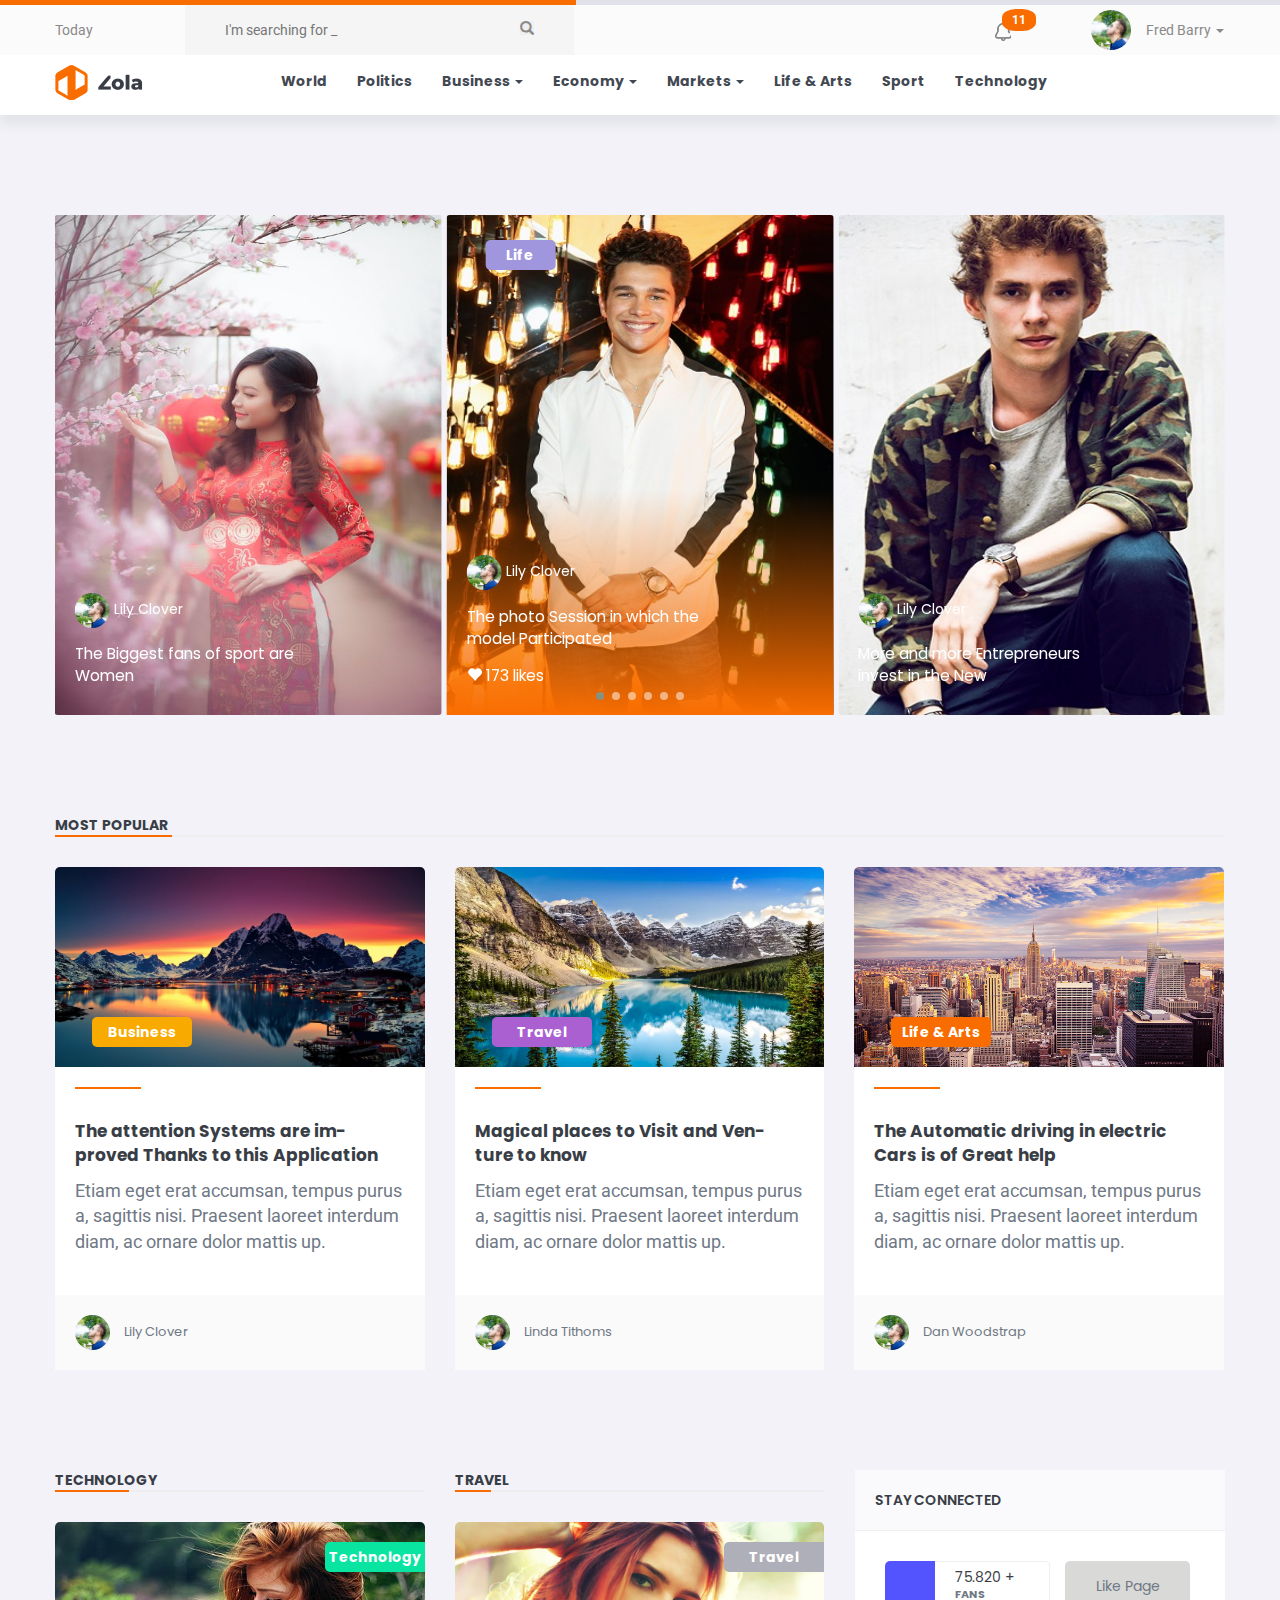
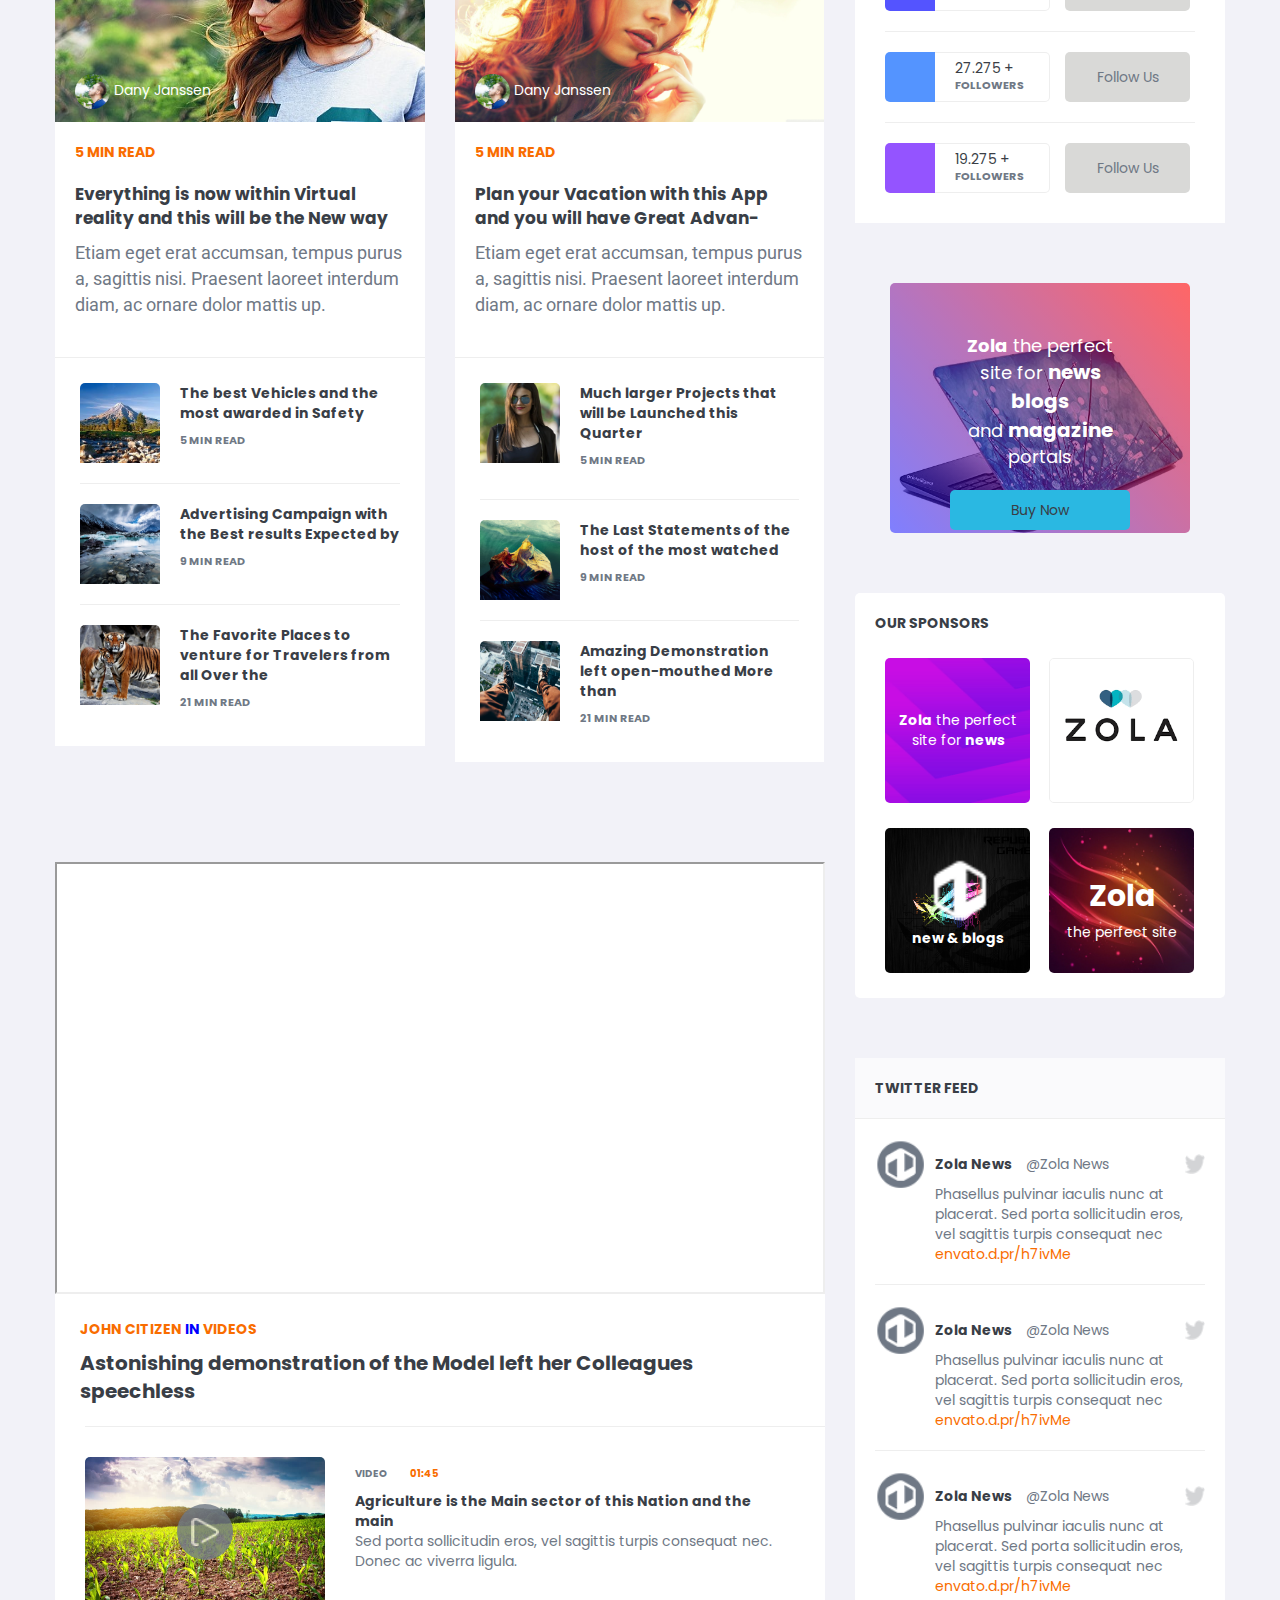
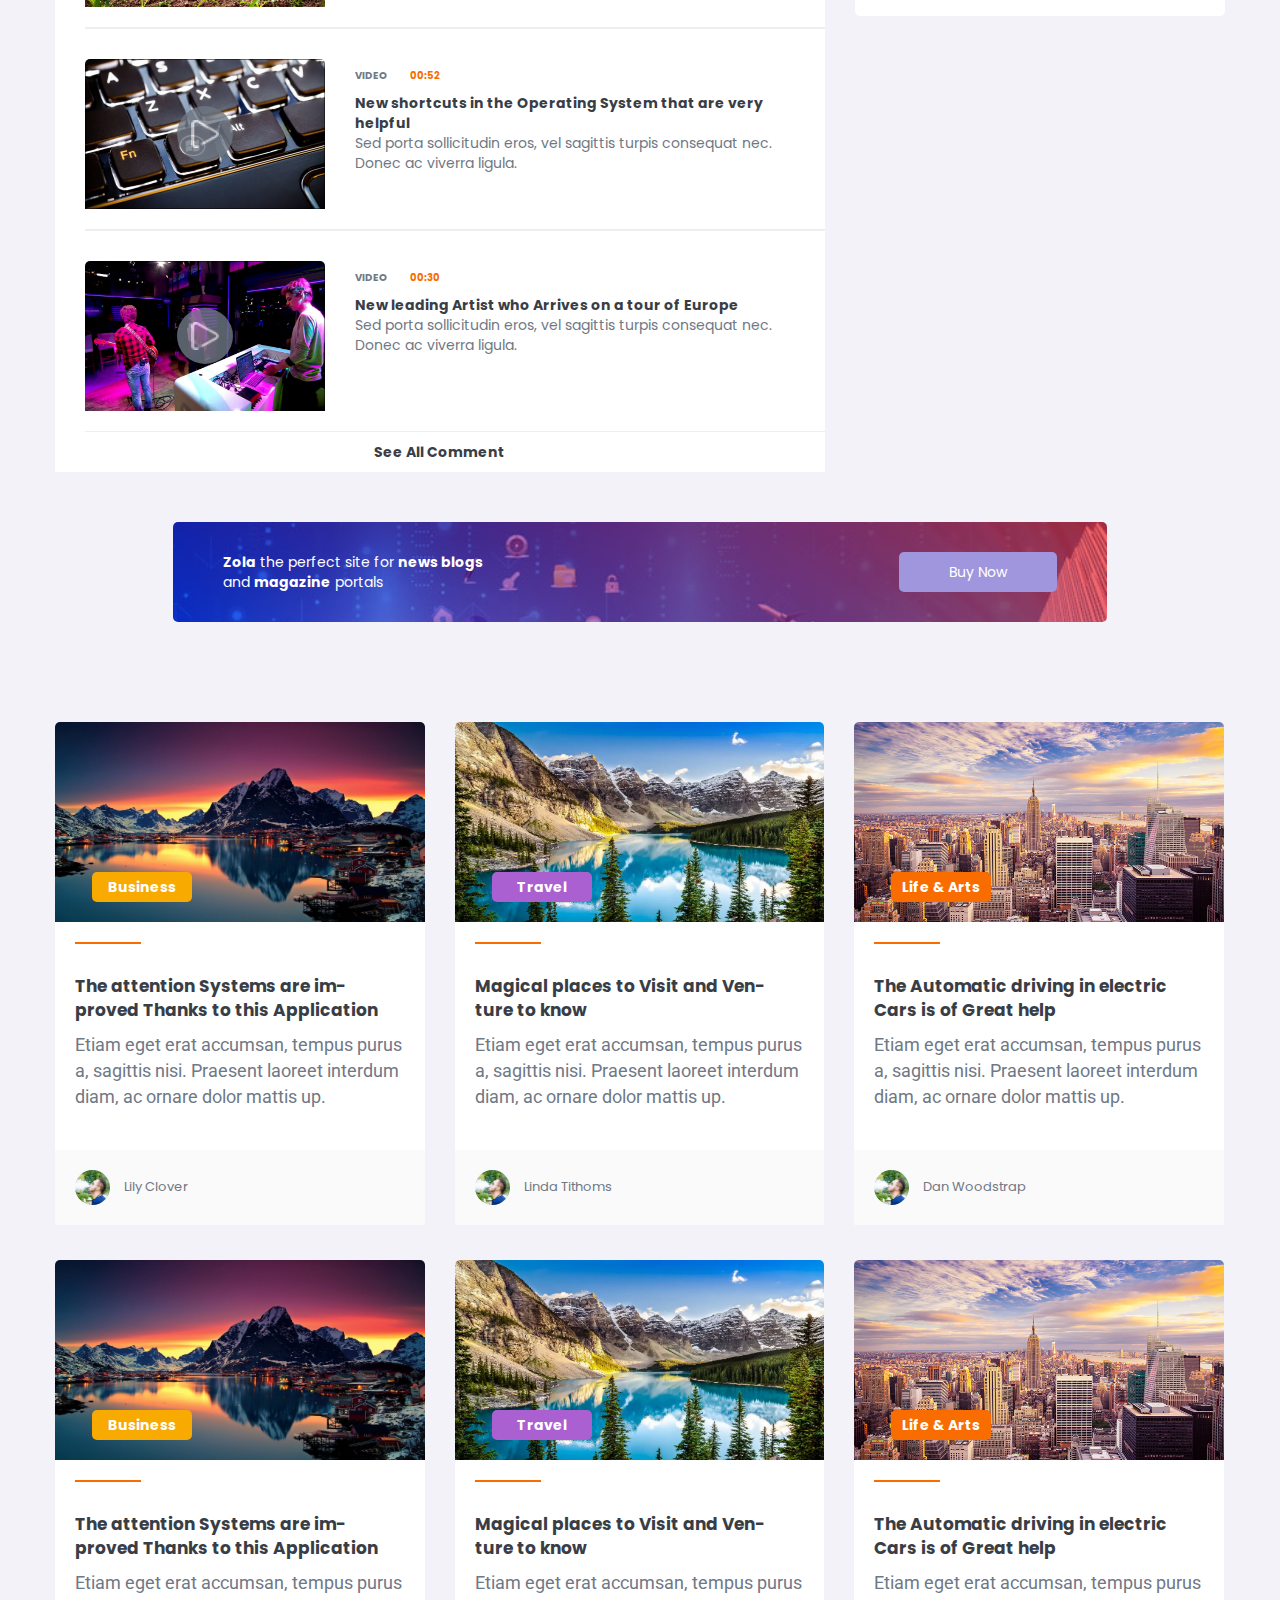
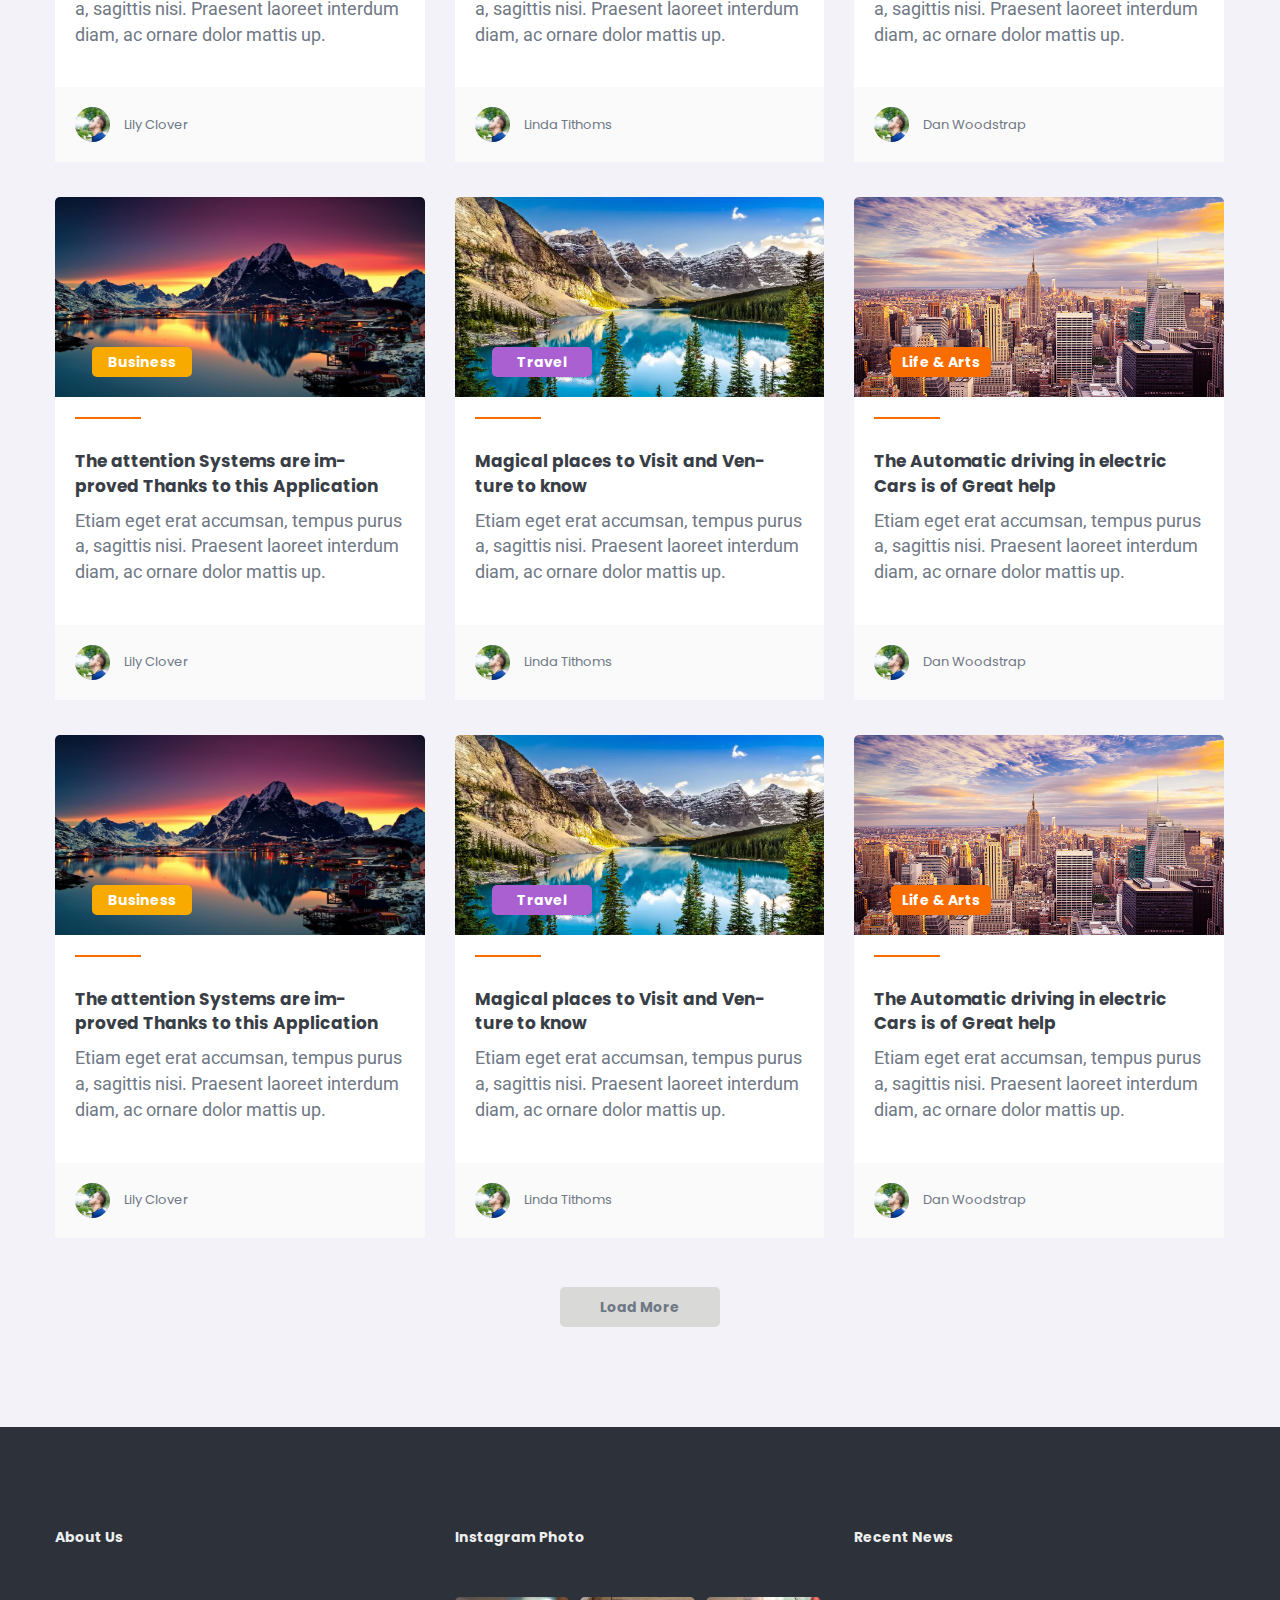
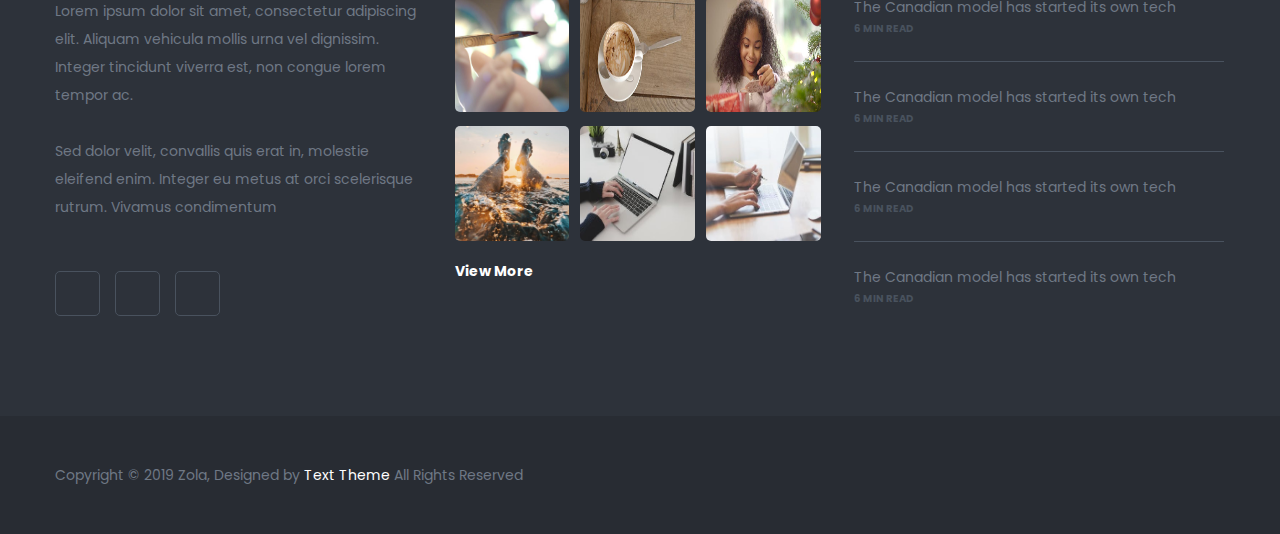
<file: zola.html>
<!DOCTYPE html>
<html lang="en">
<head>
    <meta charset="utf-8">
    <meta http-equiv="X-UA-Compatible" content="IE=edge">
    <meta name="viewport" content="width=device-width, initial-scale=1">
    <title>Home Page</title>
    <link rel="stylesheet" href="css/bootstrap.min.css">
    <link rel="stylesheet" href="css/swiper.min.css">
    <link rel="stylesheet" href="css/poppins.css">
    <link rel="stylesheet" href="css/style.css">
    <link href="https://fonts.googleapis.com/css?family=Roboto&display=swap" rel="stylesheet">
    <link href="https://fonts.googleapis.com/css?family=Poppins&display=swap" rel="stylesheet">
</head>
<body>
    <header>
        <div class="container-fluid">
            <div class="row">
                <div id="loading-bar">
                    <div id="loading-line"></div>
                </div>

                <!-- Top -->
                    <div class="top col-lg-12 col-xs-12">
                        <div class="container">
                            <div class="row">
                                <div class="today">Today</div>
                                <div class="search">
                                    <input type="text" placeholder="I'm searching for _ ">
                                    <button class="glyphicon glyphicon-search"></button>
                                </div>
                                <div class="notifications">
                                    <div class="alarm ">
                                        <img src="images/alarm.png" alt="Alarm">
                                        <span class="badge">11</span>
                                    </div>
                                    <div class="profile ">
                                        <img src="images/avatar.jpg" alt="Avatar" id="avatar">
                                        <ul class="nav navbar-nav">
                                           <li class="dropdown">
                                                <a href="#">Fred Barry
                                                <span class="caret"></span></a>
                                                <ul class="dropdown-menu">
                                                    <li><a href="#">Sign In</a></li>
                                                    <li><a href="#">Login</a></li>
                                                </ul>
                                            </li>
                                        </ul>
                                    </div>
                                </div>  
                            </div>
                        </div>
                    </div>
                <!-- -->
                <!-- Menu -->
                    <div class="navbar-div col-lg-12 col-xs-12" id="sticky-header">
                        <div class="container navbar-container">
                            <div class="logo col-lg-2 col-xs-12">
                                <a href=""><img src="images/logo.png" alt="Logo"></a>
                            </div>
                            
                            <div class="menu col-lg-10 col-xs-12">
                                <nav class="navbar navbar-expand-lg navbar-light bg-light">
                                    <button class="btn-responsive-menu navbar-toggler btn btn-default" type="button" data-toggle="collapse" data-target="#navbarSupportedContent" aria-controls="navbarSupportedContent" aria-expanded="false" aria-label="Toggle navigation">
                                        <span class="glyphicon glyphicon-align-justify"></span>
                                    </button>
                                    <a href="" class="logo-mobile"><img src="images/logo.png" alt="Logo"></a>
                                    <form class="form-search-mobile" id="form-search-mobile" method="get" accept-charset="utf-8">
                                        <input type="text" name="search" placeholder="I'm searching for _ ">
                                        <button class="glyphicon glyphicon-search"></button>
                                    </form>
                                    <button class="search-mobile glyphicon glyphicon-search" id="btn-search-mobile"></button>

                                    <div class="collapse navbar-collapse" id="navbarSupportedContent">
                                        <nav id="menu">
                                            <ul class="nav navbar-nav">
                                                <li><a href="#">World</a></li>
                                                <li><a href="#">Politics</a></li>
                                                <li class="dropdown">
                                                    <a href="#">Business
                                                    <span class="caret"></span></a>
                                                    <ul class="dropdown-menu">
                                                        <li><a href="#">Link 1</a></li>
                                                        <li><a href="#">Link 2</a></li>
                                                    </ul>
                                                </li>
                                                <li class="dropdown">
                                                    <a href="#">Economy
                                                    <span class="caret"></span></a>
                                                    <ul class="dropdown-menu">
                                                        <li><a href="#">Link 1</a></li>
                                                        <li><a href="#">Link 2</a></li>
                                                    </ul>
                                                </li>
                                                <li class="dropdown">
                                                    <a href="#">Markets
                                                    <span class="caret"></span></a>
                                                    <ul class="dropdown-menu">
                                                        <li><a href="#">Link 1</a></li>
                                                        <li><a href="#">Link 2</a></li>
                                                    </ul>
                                                </li>
                                                <li><a href="#">Life & Arts</a></li>
                                                <li><a href="#">Sport</a></li>
                                                <li><a href="#">Technology</a></li>
                                            </ul>
                                        </nav>  
                                    </div>   
                                </nav>
                            </div>
                        </div>
                    </div>
                <!-- -->
            </div>      
        </div>
    </header>

    <main>
        <div class="container">
            <div class="row">
                <!-- SLIDER -->
                    <div class="slider col-lg-12 col-xs-12">
                        <div class="swiper-container">
                            <div class="swiper-wrapper">
                                <div class="swiper-slide slider-img col-lg-4 col-xs-12">
                                    <a href="https://zingnews.vn/" target="_blank">
                                        <div class="slider-hover">
                                            <img src="images/austin-mahone.jpg" alt="Austin Mahone"> 
                                            <div class="slider-footer">
                                                <div class="box-profile">
                                                    <img src="images/avatar.jpg" alt="Popular Avatar">
                                                    <span class="name-slider-footer">Lily Clover</span>
                                                    <div class="text-slider-footer">
                                                        The photo Session in which the model Participated
                                                        <div class="slider-hover-profile">
                                                                <i class="glyphicon glyphicon-heart"></i>
                                                                173 likes
                                                        </div>
                                                    </div>
                                                </div>
                                            </div> 
                                        </div> 
                                    </a>
                                    <button  class="btn-slider">Life</button>
                                </div>

                                <div class="swiper-slide slider-img col-lg-4 col-xs-12">
                                    <a href="https://zingnews.vn/" target="_blank">
                                        <div class="slider-hover">
                                            <img src="images/lost-frequencies.jpg" alt="Lost Frequencies"> 
                                            <div class="slider-footer">
                                                <div class="box-profile">
                                                    <img src="images/avatar.jpg" alt="Popular Avatar">
                                                    <span class="name-slider-footer">Lily Clover</span>
                                                    <div class="text-slider-footer">
                                                        More and more Entrepreneurs invest in the New
                                                        <div class="slider-hover-profile">
                                                                <i class="glyphicon glyphicon-heart"></i>
                                                                125 likes
                                                        </div>
                                                    </div>
                                                </div>
                                            </div>
                                        </div>
                                    </a>
                                    <button type="button" class="btn-slider">Travel</button>
                                </div>

                                <div class="swiper-slide slider-img col-lg-4 col-xs-12">
                                    <a href="https://zingnews.vn/" target="_blank">
                                        <div class="slider-hover">
                                            <img src="images/phys-ed.jpg" alt="Phys Ed"> 
                                            <div class="slider-footer">
                                                <div class="box-profile">
                                                    <img src="images/avatar.jpg" alt="Popular Avatar">
                                                    <span class="name-slider-footer">Lily Clover</span>
                                                    <div class="text-slider-footer">
                                                        The Biggest fans of sport are Women
                                                        <div class="slider-hover-profile">
                                                                <i class="glyphicon glyphicon-heart"></i>
                                                                275 likes
                                                        </div>
                                                    </div>
                                                </div>
                                            </div>
                                        </div>
                                    </a>
                                    <button type="button" class="btn-slider">Arst</button>
                                </div>

                                <div class="swiper-slide slider-img col-lg-4 col-xs-12">
                                    <a href="https://zingnews.vn/" target="_blank">
                                        <div class="slider-hover">
                                            <img src="images/volleyball-women.jpg" alt="Volleyball Women"> 
                                            <div class="slider-footer">
                                                <div class="box-profile">
                                                    <img src="images/avatar.jpg" alt="Popular Avatar">
                                                    <span class="name-slider-footer">Lily Clover</span>
                                                    <div class="text-slider-footer">
                                                        The Biggest fans of sport are Women
                                                        <div class="slider-hover-profile">
                                                                <i class="glyphicon glyphicon-heart"></i>
                                                                275 likes
                                                        </div>
                                                    </div>
                                                </div>
                                            </div>
                                        </div> 
                                    </a>
                                    <button type="button" class="btn-slider">Travel</button>
                                </div>

                                <div class="swiper-slide slider-img col-lg-4 col-xs-12">
                                    <a href="https://zingnews.vn/" target="_blank">
                                        <div class="slider-hover">
                                            <img src="images/slider4.jpg" alt="Slider 4"> 
                                            <div class="slider-footer">
                                                <div class="box-profile">
                                                    <img src="images/avatar.jpg" alt="Popular Avatar">
                                                    <span class="name-slider-footer">Lily Clover</span>
                                                    <div class="text-slider-footer">
                                                        The Biggest fans of sport are Women
                                                        <div class="slider-hover-profile">
                                                                <i class="glyphicon glyphicon-heart"></i>
                                                                275 likes
                                                        </div>
                                                    </div>
                                                </div>
                                            </div> 
                                        </div>  
                                    </a>
                                    <button type="button" class="btn-slider">Life</button>
                                </div>

                                <div class="swiper-slide slider-img col-lg-4 col-xs-12">
                                    <a href="https://zingnews.vn/" target="_blank">
                                        <div class="slider-hover">
                                            <img src="images/slider5.jpg" alt="Slider 5"> 
                                            <div class="slider-footer">
                                                <div class="box-profile">
                                                    <img src="images/avatar.jpg" alt="Popular Avatar">
                                                    <span class="name-slider-footer">Lily Clover</span>
                                                    <div class="text-slider-footer">
                                                        The Biggest fans of sport are Women
                                                        <div class="slider-hover-profile">
                                                                <i class="glyphicon glyphicon-heart"></i>
                                                                275 likes
                                                        </div>
                                                    </div>
                                                </div>
                                            </div>
                                        </div>    
                                    </a>
                                    <button type="button" class="btn-slider">Arst</button>
                                </div>
                            </div>
                            <div class="swiper-pagination"></div>
                        </div>
                    </div>

                <!-- MOST POPULAR -->
                    <div class="most-popular">
                        <div>
                            <b>MOST POPULAR</b>
                        </div>
                        <div class="line-popular col-lg-12">
                            <div class="line-popular-bg">
                                <div id="line-color"></div>
                            </div>
                        </div>
                        <div class="row">
                            <div class="popular-box col-lg-4 col-xs-12 first">
                                <div class="div-box">
                                    <div class="div-img">
                                        <a href="#"><img src="images/1-popular.jpg" alt="The attention Systems"></a>
                                        <button type="button" class="btn-business">Business</button>
                                    </div>
                                    <div class="div-text">
                                        <div class="line-color-text"></div>
                                        <a href="" class="text-title">The attention Systems are im-<br>proved Thanks to this Application</a>
                                        <p class="text-content">Etiam eget erat accumsan, tempus purus a, sagittis nisi. Praesent laoreet interdum diam, ac ornare dolor mattis up.</p>
                                    </div>
                                    <div class="popular-profile">
                                        <div class="box-profile">
                                            <img src="images/avatar.jpg" alt="Popular Avatar">
                                            <span class="text-profile">Lily Clover</span>
                                        </div>
                                    </div>
                                </div>
                            </div>
                            <div class="popular-box col-lg-4 col-xs-12">
                                <div class="div-box">
                                    <div class="div-img">
                                        <a href="#"><img src="images/2-popular.jpg" alt="Magical"></a>
                                        <button type="button" class="btn-travel">Travel</button>
                                    </div>
                                    <div class="div-text">
                                        <div class="line-color-text"></div>
                                        <a href="" class="text-title">Magical places to Visit and Ven-<br>ture to know</a>
                                        <p class="text-content">Etiam eget erat accumsan, tempus purus a, sagittis nisi. Praesent laoreet interdum diam, ac ornare dolor mattis up.</p>
                                    </div>
                                    <div class="popular-profile">
                                        <div class="box-profile">
                                            <img src="images/avatar.jpg" alt="Popular Avatar">
                                            <span class="text-profile">Linda Tithoms</span>
                                        </div>
                                    </div>
                                </div>
                            </div>
                            <div class="popular-box col-lg-4 col-xs-12">
                                <div class="div-box">
                                    <div class="div-img">
                                        <a href="#"><img src="images/new-york-city.jpg" alt="New York City"></a>
                                        <button type="button" class="btn-life">Life & Arts</button>
                                    </div>
                                    <div class="div-text">
                                        <div class="line-color-text"></div>
                                        <a href="" class="text-title">The Automatic driving in electric Cars is of Great help</a>
                                        <p class="text-content">Etiam eget erat accumsan, tempus purus a, sagittis nisi. Praesent laoreet interdum diam, ac ornare dolor mattis up.</p>
                                    </div>
                                    <div class="popular-profile">
                                        <div class="box-profile">
                                            <img src="images/avatar.jpg" alt="Popular Avatar">
                                            <span class="text-profile">Dan Woodstrap</span>
                                        </div>
                                    </div>
                                </div>
                            </div>
                        </div>
                    </div>

                <!-- MOST CATEGORY -->
                    <div class="most-category col-lg-12 col-xs-12">
                        <div class="most-technology col-lg-8 col-xs-12">
                            <div class="div-category col-lg-12 col-xs-12">
                                <div class="row">
                                    <div class="category-box category-box-first col-lg-6 col-xs-12">
                                        <div>
                                            <b>TECHNOLOGY</b>
                                        </div>
                                        <div class="line-category">
                                            <div id="line-color-tech"></div>
                                        </div>
                                        <div class="div-box">
                                            <div class="div-img-tech">
                                                <a href="#"><img src="images/img-technology.jpg" alt="Image Technology"></a>
                                                <button type="button" id="btn-technology">Technology</button>
                                                <div class="category-profile">
                                                    <div class="box-profile">
                                                        <img src="images/avatar.jpg" alt="Popular Avatar">
                                                        <span class="text-category">Dany Janssen</span>
                                                    </div>
                                                </div>
                                            </div>
                                            <div class="div-text">
                                                <div class="line-text-cate">5 MIN READ</div>
                                                <a href="#" class="text-title">Everything is now within Virtual reality and this will be the New way</a>
                                                <p class="text-content">Etiam eget erat accumsan, tempus purus a, sagittis nisi. Praesent laoreet interdum diam, ac ornare dolor mattis up.</p>
                                            </div>
                                            <div class="more-related">
                                                <div class="box-related">
                                                    <div class="related-top">
                                                        <a href="#"><img src="images/related1.jpg" alt="Image Related 1"></a>
                                                        <a href="#" class="text-related">The best Vehicles and the most awarded in Safety</a>
                                                        <p class="min-related">5 MIN READ</p>
                                                    </div>
                                                </div>
                                                <div class="box-related">
                                                    <div class="related-center">
                                                        <a href="#"><img src="images/related2.jpg" alt="Image Related 2"></a>
                                                        <a href="#" class="text-related">Advertising Campaign with the Best results Expected by</a>
                                                        <p class="min-related">9 MIN READ</p>
                                                    </div>
                                                </div>
                                                <div class="box-related">
                                                    <div class="related-bottom">
                                                        <a href="#"><img src="images/related3.jpg" alt="Image Related 3"></a>
                                                        <a href="#" class="text-related">The Favorite Places to venture for Travelers from all Over the</a>
                                                        <p class="min-related">21 MIN READ</p>
                                                    </div>
                                                </div>
                                            </div>
                                        </div>
                                    </div>
                                    <div class="category-box col-lg-6 col-xs-12">
                                        <div>
                                            <b>TRAVEL</b>
                                        </div>
                                        <div class="line-category">
                                            <div id="line-color-travel"></div>
                                        </div>
                                        <div class="div-box">
                                            <div class="div-img-tech">
                                                <a href="#"><img src="images/img-travel.jpg" alt="Image Travel"></a>
                                                <button type="button" id="btn-travel">Travel</button>
                                                <div class="category-profile">
                                                    <div class="box-profile">
                                                        <img src="images/avatar.jpg" alt="Popular Avatar">
                                                        <span class="text-category">Dany Janssen</span>
                                                    </div>
                                                </div>
                                            </div>
                                            <div class="div-text">
                                                <div class="line-text-cate">5 MIN READ</div>
                                                <a href="#" class="text-title">Plan your Vacation with this App and you will have Great Advan-</a>
                                                <p class="text-content">Etiam eget erat accumsan, tempus purus a, sagittis nisi. Praesent laoreet interdum diam, ac ornare dolor mattis up.</p>
                                            </div>
                                            <div class="more-related">
                                                <div class="box-related">
                                                    <div class="related-top">
                                                        <a href="#"><img src="images/related4.jpg" alt="Image Related 4"></a>
                                                        <a href="#" class="text-related">Much larger Projects that will be Launched this Quarter</a>
                                                        <p class="min-related">5 MIN READ</p>
                                                    </div>
                                                </div>
                                                <div class="box-related">
                                                    <div class="related-center">
                                                        <a href="#"><img src="images/related5.jpg" alt="Image Related 5"></a>
                                                        <a href="#" class="text-related">The Last Statements of the host of the most watched</a>
                                                        <p class="min-related">9 MIN READ</p>
                                                    </div>
                                                </div>
                                                <div class="box-related">
                                                    <div class="related-bottom">
                                                        <a href="#"><img src="images/related6.jpg" alt="Image Related 6"></a>
                                                        <a href="#" class="text-related">Amazing Demonstration left open-mouthed More than</a>
                                                        <p class="min-related">21 MIN READ</p>
                                                    </div>
                                                </div>
                                            </div>
                                        </div>
                                    </div>
                                </div>
                            </div>
                            <div class="featured-video col-lg-12 col-xs-12">
                                <div class="box-video">
                                    <div class="video-big">
										<iframe width="770" height="432" src="https://www.youtube.com/embed/HaIQeX5p21M">
										</iframe>
										<div class="txt-video-big">
											<div class="tag-video">JOHN CITIZEN <span style="color: blue;">IN</span> VIDEOS</div>
											<div class="title-video"><a href="https://www.youtube.com/watch?v=L8jogTjFJxM" title="JOHN CITIZEN">Astonishing demonstration of the Model left her Colleagues speechless</a></div>
										</div>
									</div>
                                    <div class="more-videos">
                                        <div class="box-more-video">
                                            <div class="more-video">
                                                <div class="img-more-video">
                                                    <a href="https://youtu.be/SmWFk3z3bMs" target="_blank" class="click-to-video">
                                                        <img src="images/agriculture.jpg" class="img-video" alt="Agriculture">
                                                        <div class="icon-play">
                                                            <img src="images/icon-play.png" alt="Icon Play">
                                                        </div>
                                                    </a>
                                                </div>
                                                <div class="text-more-videos">
                                                    <p class="tag-more-videos">VIDEO <span class="time-more-video">01:45</span></p>
                                                    <a href="https://youtu.be/Qmla9NLFBvU" target="_blank" class="title-more-videos">Agriculture is the Main sector of this Nation and the main</a>
                                                    <p class="content-more-video">Sed porta sollicitudin eros, vel sagittis turpis consequat nec. Donec ac viverra ligula.</p>
                                                </div>
                                            </div>
                                        </div>

                                        <div class="box-more-video">
                                            <div class="more-video">
                                                <div class="img-more-video">
                                                    <a href="https://youtu.be/SmWFk3z3bMs" target="_blank" class="click-to-video">
                                                        <img src="images/new-shortcuts.jpg" class="img-video" alt="New shortcuts">
                                                        <div class="icon-play">
                                                            <img src="images/icon-play.png" alt="Icon Play">
                                                        </div>
                                                    </a>
                                                </div>
                                                <div class="text-more-videos">
                                                    <p class="tag-more-videos">VIDEO <span class="time-more-video">00:52</span></p>
                                                    <a href="https://youtu.be/SmWFk3z3bMs" target="_blank" class="title-more-videos">New shortcuts in the Operating System that are very helpful</a>
                                                    <p class="content-more-video">Sed porta sollicitudin eros, vel sagittis turpis consequat nec. Donec ac viverra ligula.</p>
                                                </div>
                                            </div>
                                        </div>

                                        <div class="box-more-video">
                                            <div class="more-video">
                                                <div class="img-more-video">
                                                    <a href="https://youtu.be/bxq5RGwClZQ" target="_blank" class="click-to-video">
                                                        <img src="images/new-leading-artist.jpg" class="img-video" alt="New Leading Artist">
                                                        <div class="icon-play">
                                                            <img src="images/icon-play.png" alt="Icon Play">
                                                        </div>
                                                    </a>
                                                </div>
                                                <div class="text-more-videos">
                                                    <p class="tag-more-videos">VIDEO <span class="time-more-video">00:30</span></p>
                                                    <a href="https://youtu.be/bxq5RGwClZQ" target="_blank" class="title-more-videos">New leading Artist who Arrives on a tour of Europe</a>
                                                    <p class="content-more-video">Sed porta sollicitudin eros, vel sagittis turpis consequat nec. Donec ac viverra ligula.</p>
                                                </div>
                                            </div>
                                        </div>
                                        <div class="see-all-comment">
                                            <a href="#" title="See All Comment">See All Comment</a>
                                        </div>
                                    </div>
                                </div>
                            </div>
                        </div>
                        <div class="sidebar col-lg-4 col-xs-12">
                            <div class="stay-connected">
                                <div class="text-stay">
                                    STAY CONNECTED 
                                    <button class="icon-stay-connect fas fa-ellipsis-h"></button>
                                </div>
                                
                                <div class="more-icon row">
                                    <div class="box-more-icon">
                                        <div class="connect-icon">
                                            <div class="icons ic-social-fb">
                                                <i class="fab fa-facebook-f"></i>
                                            </div>
                                            <div class="text-icons">
                                                75.820 +
                                                <span class="txt-traffic">FANS</span>
                                            </div>
                                            <div class="btn-connect-icon btn-social-fb">
                                                <button class="btn-icon">Like Page</button>
                                            </div>
                                            <div class="clear-more-icon"></div>
                                        </div>
                                        <hr>

                                        <div class="connect-icon">
                                            <div class="icons ic-social-tw">
                                                <i class="fab fa-twitter"></i>
                                            </div>
                                            <div class="text-icons">
                                                27.275 + <span class="txt-traffic">FOLLOWERS</span>
                                            </div>
                                            <div class="btn-connect-icon btn-social-tw">
                                                <button class="btn-icon">Follow Us</button>
                                            </div>
                                            <div class="clear-more-icon"></div>
                                        </div>

                                        <hr>
                                        <div class="connect-icon">
                                            <div class="icons ic-social-ins">
                                                <i class="fab fa-instagram"></i>
                                            </div>
                                            <div class="text-icons">
                                                19.275 + <span class="txt-traffic">FOLLOWERS</span>
                                            </div>
                                            <div class="btn-connect-icon btn-social-ins">
                                                <button class="btn-icon">Follow Us</button>
                                            </div>
                                            <div class="clear-more-icon"></div>
                                        </div>
                                    </div>
                                </div> 
                            </div>

                            <div class="sidebar-image">
                                <div class="content-sidebar-image">
                                    <div class="txt-sidebar-image">
                                        <b>Zola</b> the perfect<br>site for <span class="format-text">news blogs</span><br>and <span class="format-text">magazine</span><br>portals
                                    </div>
                                    <div class="btn-sidebar-image">
                                        <button>Buy Now</button>
                                    </div>
                                </div>
                            </div>

                            <div class="our-sponors">
                                <div class="title-our-sponors">OUR SPONSORS</div>
                                <div class="img-our-sponors">
                                    <div class="img-our-sponors-left">
                                        <div class="image-sponor">
                                            <a href="#"><img src="images/our-sponors4.jpg " alt="OUR SPONSORS"></a>
                                            <div class="text-img-sponor"><b>Zola</b> the perfect<br>site for <b>news</b></div>
                                        </div>
                                        <div class="image-sponor">
                                            <a href="#"><img src="images/our-sponors3.jpg" alt="OUR SPONSORS"></a>
                                            <div class="text-img-sponor">
                                                <img src="images/logo-ZL-copi.png" alt="">
                                                <div><b>new & blogs</b></div>
                                            </div>
                                        </div>
                                    </div>
                                    <div class="img-our-sponors-right">
                                        <div class="image-sponor">
                                            <a href="#"><img src="images/our-sponors1.png" class="zola-img" alt="OUR SPONSORS"></a>
                                        </div>
                                        <div class="image-sponor">
                                            <a href="#"><img src="images/our-sponors2.jpg" alt="OUR SPONSORS"></a>
                                            <div class="text-img-sponor">
                                                <h2><b>Zola</b></h2>
                                                 the perfect site
                                            </div>
                                        </div>
                                    </div>
                                </div>
                            </div>
                            <div class="twitter-feed">
                                <div class="title-twitter-feed">
                                    TWITTER FEED
                                    <button class="icon-stay-connect  fas fa-ellipsis-h"></button>
                                </div>
                                <div class="content-twitter-feed">
                                    <div class="box-content-twitter">
                                        <div class="img-box-content">
                                            <img src="images/logo-ZL-copia.png" alt="Logo Zola Copia" class="logo-zola-icon" 
                                            >
                                        </div>
                                        <div class="text-box-content">
                                            <div class="text-img-twitter">
                                                <b>Zola News</b> <span class="text-zolanew">@Zola News</span>
                                                <img src="images/twitter-icon.png" class="twitter-icon" alt="Twitter Icon">
                                            </div>
                                            <div class="text-content-twitter">
                                                Phasellus pulvinar iaculis nunc at placerat. Sed porta sollicitudin eros, vel sagittis turpis consequat nec
                                            </div>
                                            <div class="link-content-twitter">
                                                <a href="">envato.d.pr/h7ivMe</a>
                                            </div>
                                        </div>
                                    </div>
                                    <div class="box-content-twitter box-content-twitter2">
                                        <div class="img-box-content">
                                            <img src="images/logo-ZL-copia.png" alt="Logo Zola Copia" class="logo-zola-icon" 
                                            >
                                        </div>
                                        <div class="text-box-content">
                                            <div class="text-img-twitter">
                                                <b>Zola News</b> <span class="text-zolanew">@Zola News</span>
                                                <img src="images/twitter-icon.png" class="twitter-icon" alt="Twitter Icon">
                                            </div>
                                            <div class="text-content-twitter">
                                                Phasellus pulvinar iaculis nunc at placerat. Sed porta sollicitudin eros, vel sagittis turpis consequat nec
                                            </div>
                                            <div class="link-content-twitter">
                                                <a href="">envato.d.pr/h7ivMe</a>
                                            </div>
                                        </div>
                                    </div>
                                    <div class="box-content-twitter">
                                        <div class="img-box-content">
                                            <img src="images/logo-ZL-copia.png" alt="Logo Zola Copia" class="logo-zola-icon" 
                                            >
                                        </div>
                                        <div class="text-box-content">
                                            <div class="text-img-twitter">
                                                <b>Zola News</b> <span class="text-zolanew">@Zola News</span>
                                                <img src="images/twitter-icon.png" class="twitter-icon" alt="Twitter Icon">
                                            </div>
                                            <div class="text-content-twitter">
                                                Phasellus pulvinar iaculis nunc at placerat. Sed porta sollicitudin eros, vel sagittis turpis consequat nec
                                            </div>
                                            <div class="link-content-twitter">
                                                <a href="">envato.d.pr/h7ivMe</a>
                                            </div>
                                        </div>
                                    </div>
                                </div>
                            </div>
                        </div>
                    </div>

                <!-- ADS -->
                    <div class="ads col-lg-12 col-xs-12">
                        <div class="ads-image">
                            <div class="img-ads">
                                <div class="text-ads">
                                    <b>Zola</b> the perfect site for <b>news blogs</b><br>and <b>magazine</b> portals
                                </div>
                                <div>
                                    <button class="btn-buy">Buy Now</button>
                                </div>
                            </div>     
                        </div>
                    </div>

                <!-- RECEN NEWS -->
                    <div class="recent-news col-lg-12 col-xs-12">
                        <div class="recent-news-parent col-lg-12 col-xs-12">
                            <div class="row">
                                <div class="recent-news-box col-lg-4 col-xs-12 first">
                                    <div class="div-box">
                                        <div class="div-img">
                                            <a href="#"><img src="images/1-popular.jpg" alt="The attention Systems"></a>
                                            <button type="button" class="btn-business">Business</button>
                                        </div>
                                        <div class="div-text">
                                            <div class="line-color-text"></div>
                                            <a href="" class="text-title">The attention Systems are im-<br>proved Thanks to this Application</a>
                                            <p class="text-content">Etiam eget erat accumsan, tempus purus a, sagittis nisi. Praesent laoreet interdum diam, ac ornare dolor mattis up.</p>
                                        </div>
                                        <div class="popular-profile">
                                            <div class="box-profile">
                                                <img src="images/avatar.jpg" alt="Popular Avatar">
                                                <span class="text-profile">Lily Clover</span>
                                            </div>
                                        </div>
                                    </div>
                                </div>
                                <div class="recent-news-box col-lg-4 col-xs-12">
                                    <div class="div-box">
                                        <div class="div-img">
                                            <a href="#"><img src="images/2-popular.jpg" alt="Magical"></a>
                                            <button type="button" class="btn-travel">Travel</button>
                                        </div>
                                        <div class="div-text">
                                            <div class="line-color-text"></div>
                                            <a href="" class="text-title">Magical places to Visit and Ven-<br>ture to know</a>
                                            <p class="text-content">Etiam eget erat accumsan, tempus purus a, sagittis nisi. Praesent laoreet interdum diam, ac ornare dolor mattis up.</p>
                                        </div>
                                        <div class="popular-profile">
                                            <div class="box-profile">
                                                <img src="images/avatar.jpg" alt="Popular Avatar">
                                                <span class="text-profile">Linda Tithoms</span>
                                            </div>
                                        </div>
                                    </div>
                                </div>
                                <div class="recent-news-box col-lg-4 col-xs-12">
                                    <div class="div-box">
                                        <div class="div-img">
                                            <a href="#"><img src="images/new-york-city.jpg" alt="New York City"></a>
                                            <button type="button" class="btn-life">Life & Arts</button>
                                        </div>
                                        <div class="div-text">
                                            <div class="line-color-text"></div>
                                            <a href="" class="text-title">The Automatic driving in electric Cars is of Great help</a>
                                            <p class="text-content">Etiam eget erat accumsan, tempus purus a, sagittis nisi. Praesent laoreet interdum diam, ac ornare dolor mattis up.</p>
                                        </div>
                                        <div class="popular-profile">
                                            <div class="box-profile">
                                                <img src="images/avatar.jpg" alt="Popular Avatar">
                                                <span class="text-profile">Dan Woodstrap</span>
                                            </div>
                                        </div>
                                    </div>
                                </div>
                            </div>
                        </div>
                        <div class="recent-news-parent col-lg-12 col-xs-12">
                            <div class="row">
                                <div class="recent-news-box col-lg-4 col-xs-12 first">
                                    <div class="div-box">
                                        <div class="div-img">
                                            <a href="#"><img src="images/1-popular.jpg" alt="The attention Systems"></a>
                                            <button type="button" class="btn-business">Business</button>
                                        </div>
                                        <div class="div-text">
                                            <div class="line-color-text"></div>
                                            <a href="" class="text-title">The attention Systems are im-<br>proved Thanks to this Application</a>
                                            <p class="text-content">Etiam eget erat accumsan, tempus purus a, sagittis nisi. Praesent laoreet interdum diam, ac ornare dolor mattis up.</p>
                                        </div>
                                        <div class="popular-profile">
                                            <div class="box-profile">
                                                <img src="images/avatar.jpg" alt="Popular Avatar">
                                                <span class="text-profile">Lily Clover</span>
                                            </div>
                                        </div>
                                    </div>
                                </div>
                                <div class="recent-news-box col-lg-4 col-xs-12">
                                    <div class="div-box">
                                        <div class="div-img">
                                            <a href="#"><img src="images/2-popular.jpg" alt="Magical"></a>
                                            <button type="button" class="btn-travel">Travel</button>
                                        </div>
                                        <div class="div-text">
                                            <div class="line-color-text"></div>
                                            <a href="" class="text-title">Magical places to Visit and Ven-<br>ture to know</a>
                                            <p class="text-content">Etiam eget erat accumsan, tempus purus a, sagittis nisi. Praesent laoreet interdum diam, ac ornare dolor mattis up.</p>
                                        </div>
                                        <div class="popular-profile">
                                            <div class="box-profile">
                                                <img src="images/avatar.jpg" alt="Popular Avatar">
                                                <span class="text-profile">Linda Tithoms</span>
                                            </div>
                                        </div>
                                    </div>
                                </div>
                                <div class="recent-news-box col-lg-4 col-xs-12">
                                    <div class="div-box">
                                        <div class="div-img">
                                            <a href="#"><img src="images/new-york-city.jpg" alt="New York City"></a>
                                            <button type="button" class="btn-life">Life & Arts</button>
                                        </div>
                                        <div class="div-text">
                                            <div class="line-color-text"></div>
                                            <a href="" class="text-title">The Automatic driving in electric Cars is of Great help</a>
                                            <p class="text-content">Etiam eget erat accumsan, tempus purus a, sagittis nisi. Praesent laoreet interdum diam, ac ornare dolor mattis up.</p>
                                        </div>
                                        <div class="popular-profile">
                                            <div class="box-profile">
                                                <img src="images/avatar.jpg" alt="Popular Avatar">
                                                <span class="text-profile">Dan Woodstrap</span>
                                            </div>
                                        </div>
                                    </div>
                                </div>
                            </div>
                        </div>
                        <div class="recent-news-parent col-lg-12 col-xs-12">
                            <div class="row">
                                <div class="recent-news-box col-lg-4 col-xs-12 first">
                                    <div class="div-box">
                                        <div class="div-img">
                                            <a href="#"><img src="images/1-popular.jpg" alt="The attention Systems"></a>
                                            <button type="button" class="btn-business">Business</button>
                                        </div>
                                        <div class="div-text">
                                            <div class="line-color-text"></div>
                                            <a href="" class="text-title">The attention Systems are im-<br>proved Thanks to this Application</a>
                                            <p class="text-content">Etiam eget erat accumsan, tempus purus a, sagittis nisi. Praesent laoreet interdum diam, ac ornare dolor mattis up.</p>
                                        </div>
                                        <div class="popular-profile">
                                            <div class="box-profile">
                                                <img src="images/avatar.jpg" alt="Popular Avatar">
                                                <span class="text-profile">Lily Clover</span>
                                            </div>
                                        </div>
                                    </div>
                                </div>
                                <div class="recent-news-box col-lg-4 col-xs-12">
                                    <div class="div-box">
                                        <div class="div-img">
                                            <a href="#"><img src="images/2-popular.jpg" alt="Magical"></a>
                                            <button type="button" class="btn-travel">Travel</button>
                                        </div>
                                        <div class="div-text">
                                            <div class="line-color-text"></div>
                                            <a href="" class="text-title">Magical places to Visit and Ven-<br>ture to know</a>
                                            <p class="text-content">Etiam eget erat accumsan, tempus purus a, sagittis nisi. Praesent laoreet interdum diam, ac ornare dolor mattis up.</p>
                                        </div>
                                        <div class="popular-profile">
                                            <div class="box-profile">
                                                <img src="images/avatar.jpg" alt="Popular Avatar">
                                                <span class="text-profile">Linda Tithoms</span>
                                            </div>
                                        </div>
                                    </div>
                                </div>
                                <div class="recent-news-box col-lg-4 col-xs-12">
                                    <div class="div-box">
                                        <div class="div-img">
                                            <a href="#"><img src="images/new-york-city.jpg" alt="New York City"></a>
                                            <button type="button" class="btn-life">Life & Arts</button>
                                        </div>
                                        <div class="div-text">
                                            <div class="line-color-text"></div>
                                            <a href="" class="text-title">The Automatic driving in electric Cars is of Great help</a>
                                            <p class="text-content">Etiam eget erat accumsan, tempus purus a, sagittis nisi. Praesent laoreet interdum diam, ac ornare dolor mattis up.</p>
                                        </div>
                                        <div class="popular-profile">
                                            <div class="box-profile">
                                                <img src="images/avatar.jpg" alt="Popular Avatar">
                                                <span class="text-profile">Dan Woodstrap</span>
                                            </div>
                                        </div>
                                    </div>
                                </div>
                            </div>
                        </div>
                        <div class="recent-news-parent col-lg-12 col-xs-12">
                            <div class="row">
                                <div class="recent-news-box col-lg-4 col-xs-12 first">
                                    <div class="div-box">
                                        <div class="div-img">
                                            <a href="#"><img src="images/1-popular.jpg" alt="The attention Systems"></a>
                                            <button type="button" class="btn-business">Business</button>
                                        </div>
                                        <div class="div-text">
                                            <div class="line-color-text"></div>
                                            <a href="" class="text-title">The attention Systems are im-<br>proved Thanks to this Application</a>
                                            <p class="text-content">Etiam eget erat accumsan, tempus purus a, sagittis nisi. Praesent laoreet interdum diam, ac ornare dolor mattis up.</p>
                                        </div>
                                        <div class="popular-profile">
                                            <div class="box-profile">
                                                <img src="images/avatar.jpg" alt="Popular Avatar">
                                                <span class="text-profile">Lily Clover</span>
                                            </div>
                                        </div>
                                    </div>
                                </div>
                                <div class="recent-news-box col-lg-4 col-xs-12">
                                    <div class="div-box">
                                        <div class="div-img">
                                            <a href="#"><img src="images/2-popular.jpg" alt="Magical"></a>
                                            <button type="button" class="btn-travel">Travel</button>
                                        </div>
                                        <div class="div-text">
                                            <div class="line-color-text"></div>
                                            <a href="" class="text-title">Magical places to Visit and Ven-<br>ture to know</a>
                                            <p class="text-content">Etiam eget erat accumsan, tempus purus a, sagittis nisi. Praesent laoreet interdum diam, ac ornare dolor mattis up.</p>
                                        </div>
                                        <div class="popular-profile">
                                            <div class="box-profile">
                                                <img src="images/avatar.jpg" alt="Popular Avatar">
                                                <span class="text-profile">Linda Tithoms</span>
                                            </div>
                                        </div>
                                    </div>
                                </div>
                                <div class="recent-news-box col-lg-4 col-xs-12">
                                    <div class="div-box">
                                        <div class="div-img">
                                            <a href="#"><img src="images/new-york-city.jpg" alt="New York City"></a>
                                            <button type="button" class="btn-life">Life & Arts</button>
                                        </div>
                                        <div class="div-text">
                                            <div class="line-color-text"></div>
                                            <a href="" class="text-title">The Automatic driving in electric Cars is of Great help</a>
                                            <p class="text-content">Etiam eget erat accumsan, tempus purus a, sagittis nisi. Praesent laoreet interdum diam, ac ornare dolor mattis up.</p>
                                        </div>
                                        <div class="popular-profile">
                                            <div class="box-profile">
                                                <img src="images/avatar.jpg" alt="Popular Avatar">
                                                <span class="text-profile">Dan Woodstrap</span>
                                            </div>
                                        </div>
                                    </div>
                                </div>
                            </div>
                        </div>                 
                        <div class="btn-recent-news col-lg-12 col-xs-12">
                            <button>Load More</button>
                        </div>
                    </div>
            </div>
        </div>
    </main>

    <footer>
        <!-- WIDGET  -->
            <div class="widget-footer">
                <div class="container">
                    <div class="widgets col-lg-12 col-xs-12">
                        <div class="row">
                            <div class="widget-box col-lg-4 first">
                                <div class="about-us">
                                    <div class="title-widget">
                                        About Us
                                    </div>
                                    <div class="content-about-us">
                                        Lorem ipsum dolor sit amet, consectetur adipiscing elit. Aliquam vehicula mollis urna vel dignissim. Integer tincidunt viverra est, non congue lorem tempor ac.
                                        <br><br>Sed dolor velit, convallis quis erat in, molestie eleifend enim. Integer eu metus at orci scelerisque rutrum. Vivamus condimentum
                                    </div>
                                    <div class="social-icons-box">
                                        <a href="https://facebook.com/me" title="Facebook" target="_blank">
                                            <div class="social-icon">
                                                <i class="fab fa-facebook-f"></i>
                                            </div>
                                        </a>
                                        <a href="https://twitter.com/" title="Twitter" target="_blank">
                                            <div class="social-icon">
                                                <i class="fab fa-twitter"></i>
                                            </div>
                                        </a>
                                        <a href="https://www.instagram.com/" title="Instagram" target="_blank">
                                            <div class="social-icon">
                                                <i class="fab fa-instagram"></i>
                                            </div>
                                        </a>
                                    </div>
                                </div>
                            </div>
                            <div class="widget-box col-lg-4">
                                <div class="instagram">
                                    <div class="title-widget">
                                        Instagram Photo
                                    </div>
                                    <div class="img-instagrams">
                                        <div class="img-ins-top">
                                            <img src="images/ist-1.jpg" alt="Widget Image Instagram">
                                            <img src="images/ist-2.jpg" class="ins-img-centent" alt="Widget Image Instagram">
                                            <img src="images/ist-3.jpg" alt="Widget Image Instagram">
                                        </div>
                                        <div class="img-ins-bottom">
                                            <img src="images/ist-4.jpg" alt="Widget Image Instagram">
                                            <img src="images/ist-5.jpg" class="ins-img-centent" alt="Widget Image Instagram">
                                            <img src="images/ist-6.jpg" alt="Widget Image Instagram">
                                        </div>
                                    </div>
                                    <div class="view-more">
                                        <a href="#" title="View More">View More <i class='fas fa-angle-double-right'></i></a>
                                    </div>
                                </div>
                            </div>
                            <div class="widget-box col-lg-4">
                                <div class="recent-news-footer">
                                    <div class="title-widget">
                                        Recent News
                                    </div>
                                </div>
                                <div class="content-recent-news">
                                    <div class="content-recent content-recent-1">
                                        <div class="icon-content-recent">
                                            <i class='fas fa-angle-double-right'></i>
                                        </div>
                                        <div class="text-content-recent">
                                            <a href="#">The Canadian model has started its own tech</a>
                                            <div class="min-content-recent">
                                                6 MIN READ
                                            </div>
                                        </div>
                                    </div>
                                    <div class="content-recent content-recent-2">
                                        <div class="icon-content-recent">
                                            <i class='fas fa-angle-double-right'></i>
                                        </div>
                                        <div class="text-content-recent">
                                            <a href="#">The Canadian model has started its own tech</a>
                                            <div class="min-content-recent">
                                                6 MIN READ
                                            </div>
                                        </div>
                                    </div>
                                    <div class="content-recent content-recent-3">
                                        <div class="icon-content-recent">
                                            <i class='fas fa-angle-double-right'></i>
                                        </div>
                                        <div class="text-content-recent">
                                            <a href="#">The Canadian model has started its own tech</a>
                                            <div class="min-content-recent">
                                                6 MIN READ
                                            </div>
                                        </div>
                                    </div>
                                    <div class="content-recent content-recent-4">
                                        <div class="icon-content-recent">
                                            <i class='fas fa-angle-double-right'></i>
                                        </div>
                                        <div class="text-content-recent">
                                            <a href="#">The Canadian model has started its own tech</a>
                                            <div class="min-content-recent">
                                                6 MIN READ
                                            </div>
                                        </div>
                                    </div>
                                </div>
                                <div class="back-to-top">
                                    <img src="images/back-to-top.png" class="btn-back-to-top" alt="Back to top" title="Back to top">
                                </div>
                            </div>
                        </div>
                    </div>
                </div>
            </div>
        <!-- COPY-RIGHT -->
            <div class="copy-right">
                <div class="container">
                    <div class="text-copy-right">
                        Copyright © 2019 Zola, Designed by <span class="text-theme">Text Theme</span> All Rights Reserved
                    </div>
                </div>
            </div>
    </footer>

    <script src="js/fontawesom.js"></script>
    <script src="js/jquery.min.js"></script>
    <script src="js/bootstrap.min.js"></script>
    <script src="js/swiper.min.js"></script>
    <script src="js/zola.js"></script>
</body>
</html>
</file>
<file: css/poppins.css>
/* devanagari */
@font-face {
  font-family: 'Poppins';
  font-style: normal;
  font-weight: 400;
  src: local('Poppins Regular'), local('Poppins-Regular'), url(https://fonts.gstatic.com/s/poppins/v9/pxiEyp8kv8JHgFVrJJbecmNE.woff2) format('woff2');
  unicode-range: U+0900-097F, U+1CD0-1CF6, U+1CF8-1CF9, U+200C-200D, U+20A8, U+20B9, U+25CC, U+A830-A839, U+A8E0-A8FB;
}
/* latin-ext */
@font-face {
  font-family: 'Poppins';
  font-style: normal;
  font-weight: 400;
  src: local('Poppins Regular'), local('Poppins-Regular'), url(https://fonts.gstatic.com/s/poppins/v9/pxiEyp8kv8JHgFVrJJnecmNE.woff2) format('woff2');
  unicode-range: U+0100-024F, U+0259, U+1E00-1EFF, U+2020, U+20A0-20AB, U+20AD-20CF, U+2113, U+2C60-2C7F, U+A720-A7FF;
}
/* latin */
@font-face {
  font-family: 'Poppins';
  font-style: normal;
  font-weight: 400;
  src: local('Poppins Regular'), local('Poppins-Regular'), url(https://fonts.gstatic.com/s/poppins/v9/pxiEyp8kv8JHgFVrJJfecg.woff2) format('woff2');
  unicode-range: U+0000-00FF, U+0131, U+0152-0153, U+02BB-02BC, U+02C6, U+02DA, U+02DC, U+2000-206F, U+2074, U+20AC, U+2122, U+2191, U+2193, U+2212, U+2215, U+FEFF, U+FFFD;
}
</file>
<file: css/style.css>
* {
  margin: 0;
  padding: 0;
  box-sizing: border-box;
}

html, body {
  background-color: #f2f2f8;
  color: #393e46;
  font-family: 'Poppins', Roboto, sans-serif;
}

.container-fluid {
  padding-left: 0;
  padding-right: 0;
}

.container {
  padding: 0;
}

.row {
  margin: 0;
  padding: 0 !important;
}

a {
  text-decoration: none !important;
}

a:hover {
  color: #f96d00;
}

/* Header */
  header {
    width: 100%;
    box-shadow: 0px 10px 10px 0px #e3e4ea;
  }

  #loading-bar {
    background-color: #e1e1ea;
    width: 100%;
  }

  #loading-line {
    width: 45%;
    height: 5px;
    background-color: #f96d00;  
  }

  .top {
    background-color: #fbfbfb;
    font-family: 'Roboto', sans-serif;
    font-size: 14px;
    width: 100%;
  }

  .today {
    color: #8A8989;
    float: left;
    padding: 15px 0;
    width: 11.1%;
  }

  .search {
    padding: 15px 40px;
    float: left;
    width: 33.3%;
  }

  .search,
  .search input {
    background-color: #f5f5f5;
  }

  .search input {
    border: none;
    float: left;
    outline: none; 
  }

  .search button {
    border: none;
    outline: 0;
  }

  .search .glyphicon-search {
    color: #8A8989;
    float: right;
  }

  .notifications {
    align-items: center;
    display: flex;
    justify-content: flex-end;
    width: 55.5%; 
  }

  .alarm {
    position: relative;
  }

  .badge {
    background-color: #f96d00;
    border-radius: 40%;
    color: white;
    position: absolute;
    padding: 5px 10px;
    right: -25px;
    top: -10px;
  }

  .profile {
    align-items: center;
    display: flex;
    margin-left: 80px;
  }

  .profile a {
    color: #8A8989;
    font-family: 'Roboto', sans-serif;
    font-size: 14px;
  }

  .profile ul li a {
    padding-right: 0;
  }

  .profile ul li a:focus {
    background: none;
  }

  #avatar {
    border-radius: 50%;
    float: left;
    height: 40px;
    width: 40px;
  }

  /* Menu */
    .navbar-div {
      background-color: #fff;
    }

    .navbar-container {
      height: 60px;
    }

    .navbar {
      margin: 0;
    }

    .logo {
      margin-top: 10px;
      padding: 0;
    }

    .logo-mobile,
    #form-search-mobile,
    .search-mobile {
      display: none;
    }

    .menu {
      padding: 0;
    }

    .menu nav button.btn-responsive-menu {
      display: none;
    }

    #menu ul li a {
      color: #424851;
      font-size: 14px;
      font-weight: bold;
    }

    #menu ul li a:hover {
      background: none;
      color: #f96d00;
    }

    .dropdown {
      position: relative;
      display: inline-block;
    }

    .dropdown-menu {
      display: none;
      position: absolute;
      min-width: 100%;
      z-index: 1;
    }

    .dropdown:hover .dropdown-menu {
      display: block;
    }

    .sticky {
      position: fixed;
      top: 0;
      width: 100%;
      z-index: 999;
    }

/*Main*/
  main {
    margin: 100px 0;
  }

  /* Slider */
  .slider {
    width: 100%;
    margin-bottom: 100px;
    padding: 0;
  }

  .slider-img {
    padding: 0;
    position: relative;
  }

  .slider img{
    border-radius: 3px;
    height: 500px;
    width: 100%;
  }

  .slider-hover {
    position: relative;
  }

  .slider-hover:before {
    content: '';
    display: block;
    position: absolute;
    height: 0%;
    width: 100%;
    bottom: 0;
    transition: height 0.5s ease-out;
    background: linear-gradient(to bottom, transparent 0%, #f96d00 100%);
  }

  .slider-hover:hover:before,
  .swiper-slide-active .slider-hover:before {
    height: 45%;
  }

  .slider-footer {
    position: absolute;
    bottom: 2em;
    color: #fff;
    width: 80%;
  }

  .text-slider-footer {
    font-size: 110%;
    font-weight: 400;
    margin-top: 1em;
  }

  .slider-hover-profile {
    display: none;
    margin-top: 1em;
  }

  .slider-img:hover .slider-hover-profile,
  .swiper-slide-active .slider-hover-profile {
    display: block;
  }

  .swiper-slide {
    width: 33.1%;
  }

  .swiper-pagination-bullet {
    background: #fff;
    opacity: 50%;
  }

  .swiper-pagination-bullet-active {
    background-color: #24B7FC;
  }

  .btn-slider {
    background-color: #9f96dd;
    border: none;
    border-radius: 5px;
    color: white;
    cursor: pointer;
    display: none;
    font-weight: bold;
    height: 30px;
    left: 10%;
    position: absolute;
    text-align: center;
    top: 5%;
    width: 70px;
  }

  .slider-img:hover .btn-slider,
  .swiper-slide-active .btn-slider {
    display: block;
  }
  /*End slider*/

  @media (min-width: 1200px){
    .most-popular .row .popular-box.col-lg-4,
    .recent-news-parent .row .recent-news-box.col-lg-4,
    .widgets .row .widget-box.col-lg-4 {
      width: 31.6%;
      margin-left: 30px;
    }

    .most-popular .row .popular-box.col-lg-4 .div-box, 
    .recent-news-parent .row .recent-news-box.col-lg-4 .div-box {
      width: 100%;
    }

    .most-popular .row .popular-box.col-lg-4.first, 
    .recent-news-parent .row .recent-news-box.col-lg-4.first,
    .widgets .row .widget-box.col-lg-4.first {
      margin-left: 0
    }  
  }       

  /* Most Popular */
  .line-popular {
    padding: 0;
  }

  .line-popular-bg {
    background-color: #eee;
    margin-bottom: 30px;
    padding-right: 0;
    width: 100%;
  }

  #line-color {
    background-color: #f96d00;
    height: 2px;
    width: 10%;
  }
  .popular-box,
  .category-box,
  .recent-news-box {
    padding: 0;
  }

  .div-box {
    background-color: #fff;
    border-radius: 5px 5px 0 0;
    position: relative;
  }

  .div-img {
    position: relative;
  }

  .most-popular img,
  .most-category img,
  .recent-news img {
    border-radius: 5px 5px 0 0;
    height: 200px;
    width: 100%;
  }

  .btn-business,
  .btn-travel,
  .btn-life {
    border: none;
    border-radius: 5px;
    bottom: 10%;
    color: white;
    cursor: pointer;
    font-weight: bold;
    height: 30px;
    left: 10%;
    position: absolute;
    text-align: center;
    width: 100px;
  }

  .btn-business:hover,
  .btn-travel:hover,
  .btn-life:hover,
  #btn-technology:hover,
  #btn-travel:hover {
    background: linear-gradient(to right, #fc466b, #3f5efb);
  }

  .btn-business {
    background-color: #f9aa00;
  }

  .btn-travel {
    background-color: #aa60d1;
  }

  .btn-life {
    background-color: #f96d00;
  }

  .div-text {
    margin: 20px;
  }

  .line-color-text {
    background-color: #f96d00;
    height: 2px;
    margin-bottom: 30px;
    width: 20%; 
  }

  .text-title {
    color: #393e46;
    font-size: 17px;
    font-weight: bold;
  }

  .text-title a:hover {
    color: #f96d00;
  }

  .text-content {
    color: #6f7885;
    font-family: Roboto;
    font-size: 18px;
    padding-bottom: 20px;
    padding-top: 10px;
  }

  .popular-profile {
    align-items: center;
    display: flex;
    background-color: #fafafa;
    padding: 20px 0;
    width: 100%;
  }

  .box-profile {
    margin: 0 20px;
  }

  .popular-profile img,
  .category-profile img,
  .slider-footer img {
    border-radius: 50%;
    height: 35px;
    width: 35px;
  }

  .text-profile {
    color: #6f7885;
    font-size: 13px;
    margin-left: 10px;
  }

  /*Most Category*/
  .most-category {
    margin-top: 100px;
    padding: 0;
  }

  .most-technology {
    padding: 0;
    width: 65.8%;
  }

  .div-category {
    padding: 0;
  }

  .line-category {
    background-color: #eee;
    margin-bottom: 30px;
    width: 100%;
  }

  #line-color-tech {
    background-color: #f96d00;
    height: 2px;
    width: 20%;
  }

  .div-img-tech {
    position: relative;
  }

  #btn-technology,
  #btn-travel {
    border: none;
    border-radius: 5px 0 0 5px;
    top: 10%;
    color: white;
    cursor: pointer;
    font-weight: bold;
    height: 30px;
    right: 0%;
    position: absolute;
    text-align: center;
    width: 100px;
  }

  #btn-technology {
    background-color: #09e4a1;
  }

  #btn-travel {
    background-color: #afafb9;
  }

  .category-profile {
    bottom: 0;
    align-items: center;
    display: flex;
    height: 60px;
    position: absolute;
    width: 100%;
  }

  .text-category {
    color: #fff;
  }

  .line-text-cate {
    color: #f96d00;
    font-weight: bold;
    margin-bottom: 20px;
  }

  .more-related {
    border-top: 1px solid #eee;
    padding: 25px;
  }

  .more-related ul li,
  .more-videos ul li {
    list-style: none;
  }

  .more-related img {
    float: left;
    height: 80px;
    margin-right: 20px;
    width: 80px;
  }

  .box-related {
    align-items: center;
    display: flex;
  }

  .related-center {
    border-bottom: 1px solid #eee;
    border-top: 1px solid #eee;
    margin: 20px 0;
    padding: 20px 0;
  }

  .text-related {
    color: #393e46;
    font-weight: bold;
  }

  .min-related {
    color: #6f7885;
    font-weight: bold;
    font-size: 11px;
    margin-top: 10px
  }

  .featured-video {
    margin-top: 100px;
    padding: 0;
  }

  .box-video {
    background-color: #fff;
    padding-bottom: 10px;
  }

  .featured-video video {
    width: 100%;
  }

  .txt-video-big {
    margin: 20px 25px;
  }

  .tag-video {
    color: #f96d00;
    font-weight: bold;
    margin-bottom: 10px;
  }

  .title-video {
    font-size: 20px;
    font-weight: bold;
  }

  .title-video a {
    color: #393e46;
  }

  .more-videos video {
    width: 30%;
    height: 130px;
  }

  .box-more-video:hover {
    background-color: #fbfbfb;
    border-bottom: 1px solid #eee;
    border-top: 1px solid #eee;
  }

  .box-more-video:hover .more-video {
    border: none;
  }

  .more-video:hover .icon-play {
    background-color: #f96d00;
    opacity: 100%;
  }

  .more-video {
    border-bottom: 1px solid #eee;
    border-top: 1px solid #eee;
    display: flex;
    margin-left: 30px;
  }

  .img-more-video {
    margin: 30px 0 20px 0;
  }

  img.img-video {
    height: 150px;
    width: 240px;
  }

  .click-to-video {
    position: relative;
    display: flex;
    justify-content: center;
    align-items: center;
  }

  .icon-play {
    width: 4em;
    height: 4em;
    position: absolute;
    border-radius: 50%;
    background-color: #6f7885;
    opacity: 80%;
  }

  .icon-play img {
    height: 100%;
    padding: 1em;
  }

  .text-more-videos {
    padding: 40px 50px 40px 30px;
  }

  .tag-more-videos {
    color: #6f7885;
    font-size: 10px;
    font-weight: bold;
  }

  .time-more-video {
    color: #f96d00;
    font-weight: bold;
    margin-left: 20px;
  }

  .title-more-videos {
    font-weight: bold;
    color: #393e46;
  }

  .content-more-video {
    color: #6f7885;
  }

  .see-all-comment {
    margin-top: 10px;
    text-align: center;
  }

  .see-all-comment a {
    color: #393e46;
    font-weight: bold;
    text-decoration: none;
  }

  .see-all-comment a:hover{
    color: #f96d00;
  }

  #line-color-travel {
    background-color: #f96d00;
    height: 2px;
    width: 10%;
  }

  .category-box {
    margin-left: 30px;
    width: 48%;
    padding: 0;
  }

  .category-box-first {
    margin-left: 0;
  }

  .sidebar {
    float: right;
    padding: 0;
    width: 31.6%;
  }

  .stay-connected {
    border-radius: 5px;
    margin-bottom: 60px;
    width: 100%;
  }

  .text-stay {
    background-color: #fafafc;
    border-bottom: 1px solid #eee;
    font-weight: 600;
    padding: 20px;
  }

  .icon-stay-connect {
    background: none;
    border: none;
    color: #999DA1;
    float: right;
    font-size: 150%;
    outline: none;
  }

  .more-icon {
    background-color: #fff;
    overflow: auto;
    padding: 20px;
    margin-bottom: 60px;
  }

  .box-more-icon {
    margin: 30px;
  }

  .icons {
    align-items: center;
    border-radius: 5px 0 0 5px;
    display: flex;
    float: left;
    height: 50px;
    justify-content: center;
    width: 50px;
  }

  .ic-social-fb {
    background: #5454ff;
  }

  .ic-social-tw {
    background: #5494ff;
  }

  .ic-social-ins {
    background: #9454ff;
  }

  .ic-social-fb,
  .ic-social-tw,
  .ic-social-ins {
    color: #fff;
  }

  .text-icons {
    border: 1px solid #eee;
    border-left: 0px;
    border-radius: 0 5px 5px 0;
    float: left;
    height: 50px;
    padding: 5px 20px;
    width: 115px;
  }

  .txt-traffic {
    color: #6f7885;
    display: block;
    font-size: 11px;
    font-weight: bold;
  }

  .connect-icon {
    display: flex;
  }

  .btn-connect-icon {
    float: left;
    margin-left: 15px;
    height: 50px;
    width: 125px;
  }

  .btn-icon {
    background-color: #d9d9d7;
    border: none;
    border-radius: 5px;
    color: #6f7885;
    height: 100%;
    width: 100%;
  }

  .btn-social-fb:hover button {
    background: #5454ff;
    color: #fff;
  }

  .btn-social-tw:hover button {
    background: #5494ff;
    color: #fff;
  }

  .btn-social-ins:hover button {
    background: #9454ff;
    color: #fff;
  }

  .clear-more-icon {
    clear: left;
  }

  .sidebar-image {
    background-image: 
    linear-gradient( 50deg, rgba(0,0,255,0.5), rgba(255, 0, 0, 0.6)),
    url(../images/sidebar-img.jpg);
    background-size: 100%;
    border-radius: 5px;
    display: flex;
    width: 81%;
    height: 250px;
    margin: 0 auto;
  }

  .content-sidebar-image {
    align-items: center;
    margin: 50px 60px;
  }

  .txt-sidebar-image {
    color: #fff;
    font-size: 18px;
    margin-bottom: 20px;
    text-align: center;
  }

  .format-text {
    font-weight: bold;
    font-size: 20px;
  }

  .btn-sidebar-image {
    text-align: center;
  }

  .btn-sidebar-image button {
    width: 100%;
    border: none;
    padding: 10px;
    border-radius: 5px;
    background-color: #2AB8E2;
  }

  .btn-sidebar-image button:hover {
    background: linear-gradient(to right, #fc466b, #3f5efb);
  }

  .our-sponors, .twitter-feed {
    background-color: #fff;
    border-radius: 5px;
    margin-top: 60px;
    width: 100%;
  }

  .title-our-sponors {
    font-weight: bold;
    padding: 20px 0 0 20px;
  }

  .img-our-sponors {
    overflow: auto;
    padding: 25px 30px 0 30px;
  }

  .img-our-sponors-left {
    width: 47%;
    float: left;
    position: relative;
  }

  .img-our-sponors-right {
    width: 47%;
    float: right;
  }

  .image-sponor {
    align-items: center;
    display: flex;
    margin-bottom: 25px;
    position: relative;
    width: 100%;
  }

  .img-our-sponors img {
    border-radius: 5px;
    width: 145px;
    height: 145px;
  }

  .zola-img {
    border: 1px solid #eee;
  }

  .text-img-sponor {
    color: #fff;
    text-align: center;
    position: absolute;
    width: 100%;
  }

  .text-img-sponor img {
    width: 50%;
    height: 50%;
  }

  .title-twitter-feed {
    background-color: #fafafc;
    border-bottom: 1px solid #eee;
    font-weight: bold;
    padding: 20px;
  }

  .content-twitter-feed {
    margin: 0 20px; 
  }

  .box-content-twitter {
    display: flex;
    padding: 20px 0;
  }

  .box-content-twitter2 {
    border-top: 1px solid #eee;
    border-bottom: 1px solid #eee;
  }

  .img-box-content {
    float: left;
    margin-right: 10px;
  }

  .text-box-content {
    float: right;
    margin-top: 15px;
    position: relative;
  }

  .img-box-content img {
    height: 50px;
    width: 50px;
  }

  .text-img-twitter {
    margin-bottom: 10px;
  }

  .text-img-twitter img {
    height: 20px;
    position: absolute;
    right: 0;
    width: 20px;
  }

  .text-zolanew {
    margin-left: 10px;
  }

  .text-content-twitter,
  .text-zolanew {
    color: #6f7885;
  }

  .link-content-twitter a {
    color: #f96d00;
  }

  /*Ads*/
  .ads {
    margin-top: 50px;
  }

  .ads-image {
    margin: 0 auto;
    width: 82%;
  }

  .img-ads {
    align-items: center;
    background-image: 
    linear-gradient( 50deg, rgba(0,0,255,0.5), rgba(255, 0, 0, 0.6)),
    url(../images/img-ads.jpg);
    background-size: 100%;
    border-radius: 5px;
    color: white;
    display: flex;
    justify-content: space-between;
    padding: 30px 50px;
    width: 100%;
  }

  .btn-buy {
    background-color: #a096dd;
    border: none;
    border-radius: 5px;
    color: white;
    outline: 0;
    padding: 10px 50px;
  }

  /*Recent News*/
  .recent-news {
    margin-top: 100px;
    padding: 0;
  }

  .recent-news-parent {
    margin-bottom: 2.5em;
    padding: 0;
  }

  .btn-recent-news {
    text-align: center;
    color: #6f7885;
    margin-top: 1em;
  }

  .btn-recent-news button {
    background-color: #d9d9d7;
    border: none;
    border-radius: 5px;
    font-weight: bold;
    padding: 10px 40px;
  }

  .btn-recent-news button:hover,
  .btn-buy:hover {
    background: linear-gradient(to right, #fc466b, #3f5efb);
    color: #fff;
  }


/*Footer*/
  footer {
    position: relative;
  }
  /*Widget*/
  .widget-footer {
    background-color: #2d323a;
  }

  .widgets {
    padding: 100px 0;
  }

  .widget-box {
    padding: 0;
  }

  .title-widget {
    color: #eee;
    font-weight: bold;
    margin-bottom: 50px;
  }

  .content-about-us {
    color: #6f7885;
    line-height: 2;
  }

  .social-icons-box {
    display: flex;
    margin-top: 50px;
  }

  .social-icon {
    align-items: center;
    border: 1px solid #49525e;
    border-radius: 5px;
    color: #6f7885;
    display: flex;
    height: 45px;
    justify-content: center;
    margin-right: 15px;
    width: 45px;
  }

  .social-icon:hover {
    background-color: #f96d00;
    color: #fff;
  }

  .img-instagrams {
    overflow: auto;
  }

  .img-instagrams img {
    border-radius: 5px;
    width: 31%;
    height: 115px;
  }

  .img-ins-top {
    margin-bottom: 1em;
  }

  .ins-img-centent {
    margin: 0 .5em;
  }

  .view-more {
    margin-top: 20px;
  }

  .view-more a {
    color: #fff;
    font-weight: bold;
  }

  .view-more a:hover {
    color: #f96d00;
  }

  .content-recent-news a{
    color: #6f7885;
  }

  .icon-content-recent {
    float: left;
    margin-right: 10px;
  }

  .text-content-recent {
    overflow: auto;
  }

  .min-content-recent {
    color: #49525e;
    font-size: 10px;
    font-weight: bold;
    margin-top: 5px;
  }

  .content-recent-1,
  .content-recent-2,
  .content-recent-3 {
    border-bottom: 1px solid #49525e;
    padding-bottom: 25px;
  }

  .content-recent-2,
  .content-recent-3,
  .content-recent-4 {
    padding-top: 25px;
  }

  .content-recent:hover .text-content-recent a{
    color: #fff;
  }

  .content-recent:hover .min-content-recent,
  .content-recent:hover .icon-content-recent {
    color: #f96d00;
  }

  .back-to-top {
    background-color:#2d323a;
    border: 1px solid;
    border-radius: 5px;
    bottom: 100px;
    display: none;
    position: fixed;
    right: 40px;
    width: 4.5em;
  }

  .back-to-top:hover {
    background-color: #f96d00;
  }

  .back-to-top img{
    height: 100%;
    width: 100%;
  }

   /*Copy Right*/
  .copy-right {
    background-color: #282c33;
  }

  .text-copy-right {
    color: #6f7885;
    padding: 3.5em 0;
  }

  .text-theme {
    color: #fff;
  }

/**/
  /*RESPONSIVE WEBSITE*/
/**/
@media all and (max-width: 800px) {
  
  .container {
    margin: 0;
    padding: 0;
  }

  /*Responsive header*/
    .top {
      display: none;
    }
    .logo {
      display: none;
    }
    .logo-mobile {
      display: inline;
      margin-top: 10px;
    }
    .search-mobile {
      display: inline;
    }
    .search-mobile {
      background: none;
      border: none;
      border-radius: 5px;
      color: #8A8989;
      float: right;
      height: 32px;
      margin-right: 10px;
      width: 38px;
    }
    button.search-mobile {
      background-color: #eee;
    }
    form.form-search-mobile {
      display: none;
    }
    .form-search-mobile {
      border: 1px solid #eee;
      border-radius: 5px;
      display: inline;
      padding: 5px;
      margin-left: 10px;
    }
    .form-search-mobile input {
      border: none;
      font-family: 'Poppins', sans-serif;
      font-size: 12px;
      width: 160px;
    }
    .form-search-mobile button {
      background: none;
      border: none;
      color: #8A8989;
    }
    .menu {
      margin-top: 10px;
    }
    .menu nav {
      margin-bottom: 0 !important;
    }
    .menu nav button.btn-responsive-menu {
      background-color: #eee;
      color: #8A8989;
      border: none;
      display: block;
      float: right;
    }
    .menu nav button:focus {
      outline: 0;
    }
    #menu ul li:hover {
      background-color: #eee;
      border-radius: 5px;
    }

  /*Responsive main*/
    main {
      margin: 5em 0;
    }
    .slider {
      border-bottom: 5px solid #fff;
      margin-bottom: 20px;
      padding: 0 10px;
    }
    .slider-img {
      margin-bottom: 2em;
    }
    .swiper-pagination-bullet {
      background: #fff;
      opacity: 100%;
    }
    .swiper-pagination-bullet-active {
      background-color: #24B7FC;
    }
    .most-popular, .most-category {
      margin-top: 2em;
    }
    .most-popular {
      border-bottom: 5px solid #fff;
      padding: 0 15px;
    }
    .line-popular {
      margin-bottom: 3em;
    }
    .div-category {
      padding: 0 15px;
    }
    .most-technology {
      width: 100%;
    }
    .category-box {
      margin-left: 0; 
      width: 100%;
    }
    .div-box {
      margin-bottom: 3em !important;
    }
    .featured-video {
      margin-top: 2em;
    }
    .more-video {
      display: block;
    }
    .video-big-yt {
      width: 100%;
      height: 220px;
    }
    .sidebar {
      margin-top: 3em;
      width: 100%;
    }
    .sidebar-image {
      display: block;
    }
    .content-sidebar-image {
      padding: 20px;
    }
    .img-more-video {
      margin-left: 15px;
      width: 60%;
    }
    .icon-play {
      width: 3em;
      height: 3em;
    }
    .text-more-videos {
      margin: 0;
      padding: 0;
    }
    .img-ads {
      background-size: 100% 100%;
      padding: 30px 10px;
    }
    .btn-buy {
      padding: 1em;
    }
    .recent-news {
      margin-top: 50px;
    }
    .recent-news-parent {
      margin: 0;
      padding: 0 15px;
    }
    .btn-recent-news {
      margin: 0;
    }
    
  /*Responsive footer*/
    .widgets {
      padding: 50px 0;
    }
    .about-us {
      width: 100%;
    }
    .content-about-us {
      text-align: center;
      padding: 10px;
    }
    .instagram {
      width: 100%;
      margin: 50px 0;
    }
    .img-instagrams {
      padding: 0 10px;
    }
    .view-more a {
      padding-left: 10px;
    }
    .title-widget {
      margin-bottom: 10px;
      text-align: center;
    }
    .social-icons-box {
      justify-content: center;
      margin-top: 10px;
    }
    .content-recent-news {
      padding: 0 10px;
    }
    .text-copy-right {
      text-align: center;
    }
    .back-to-top {
      right: 2em;
      bottom: 6em;
      width: 3.5em;
      height: 3.5em;
    }
}
</file>
